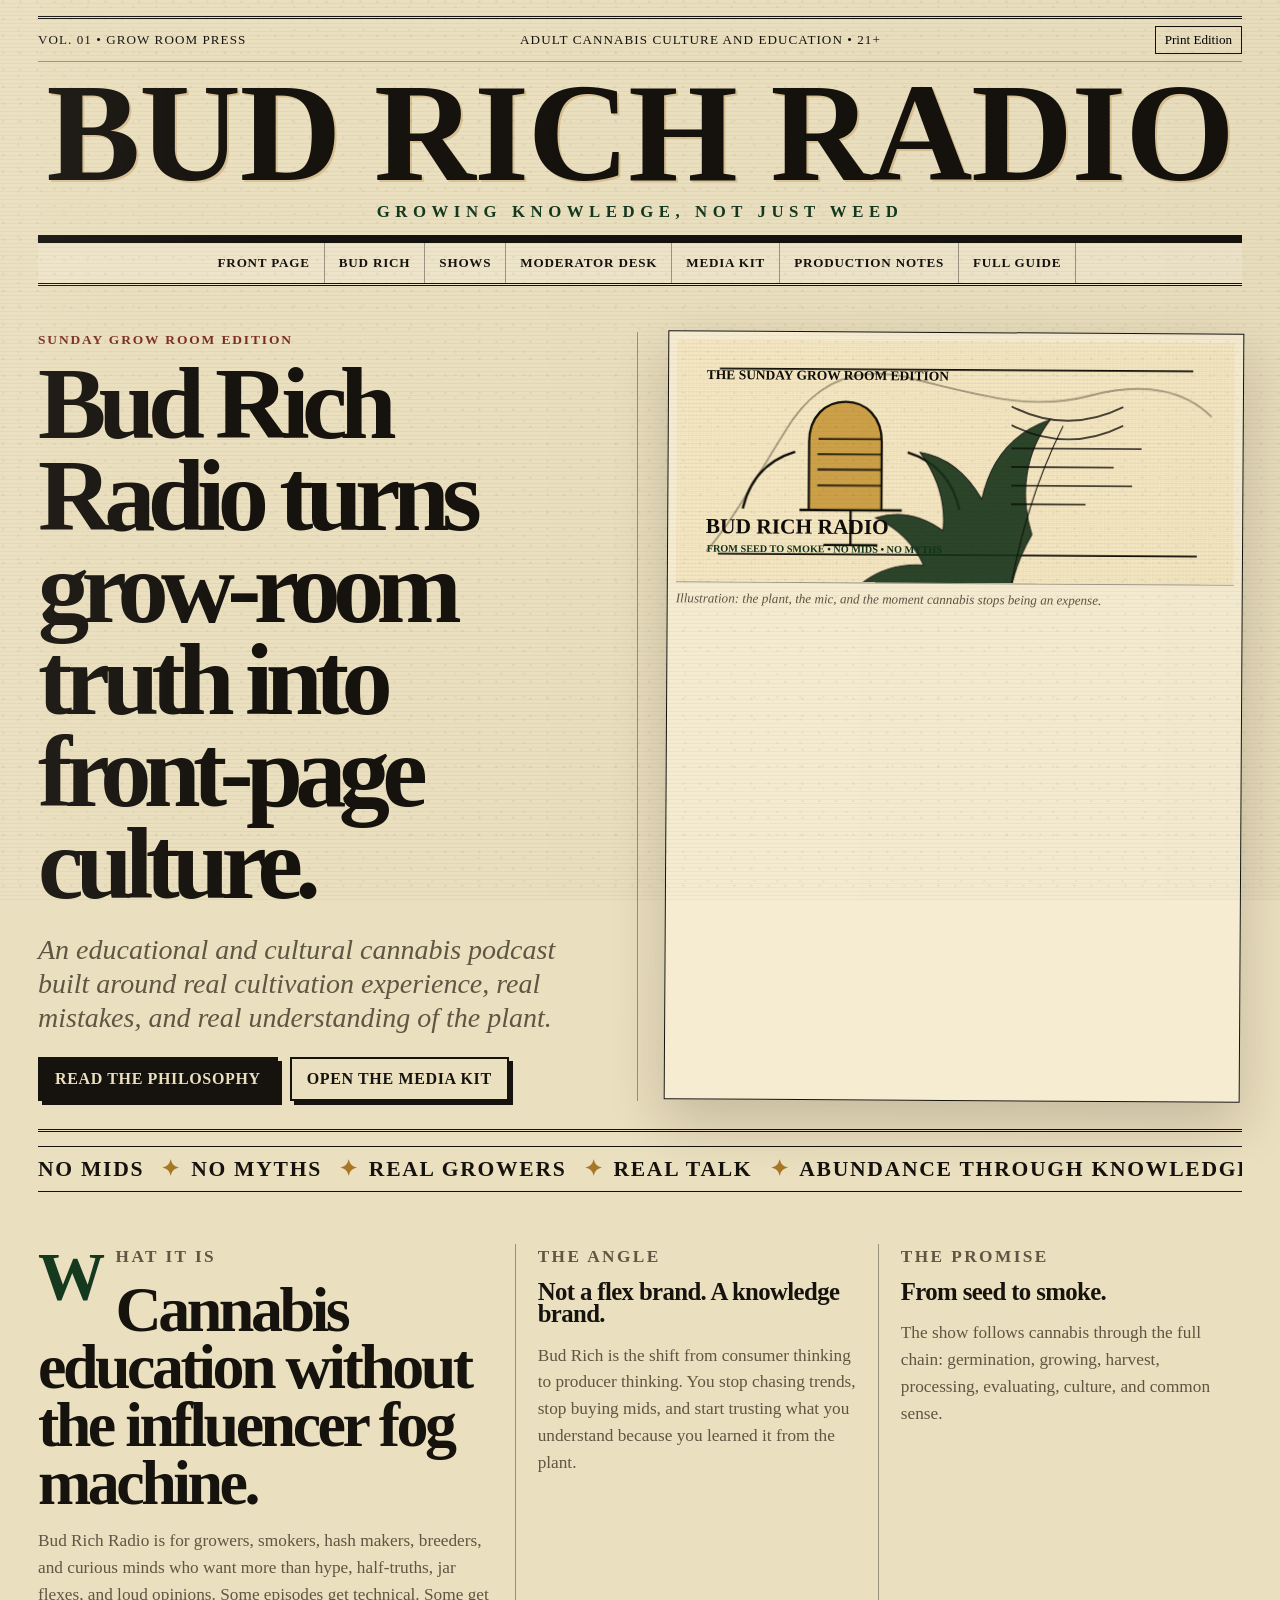
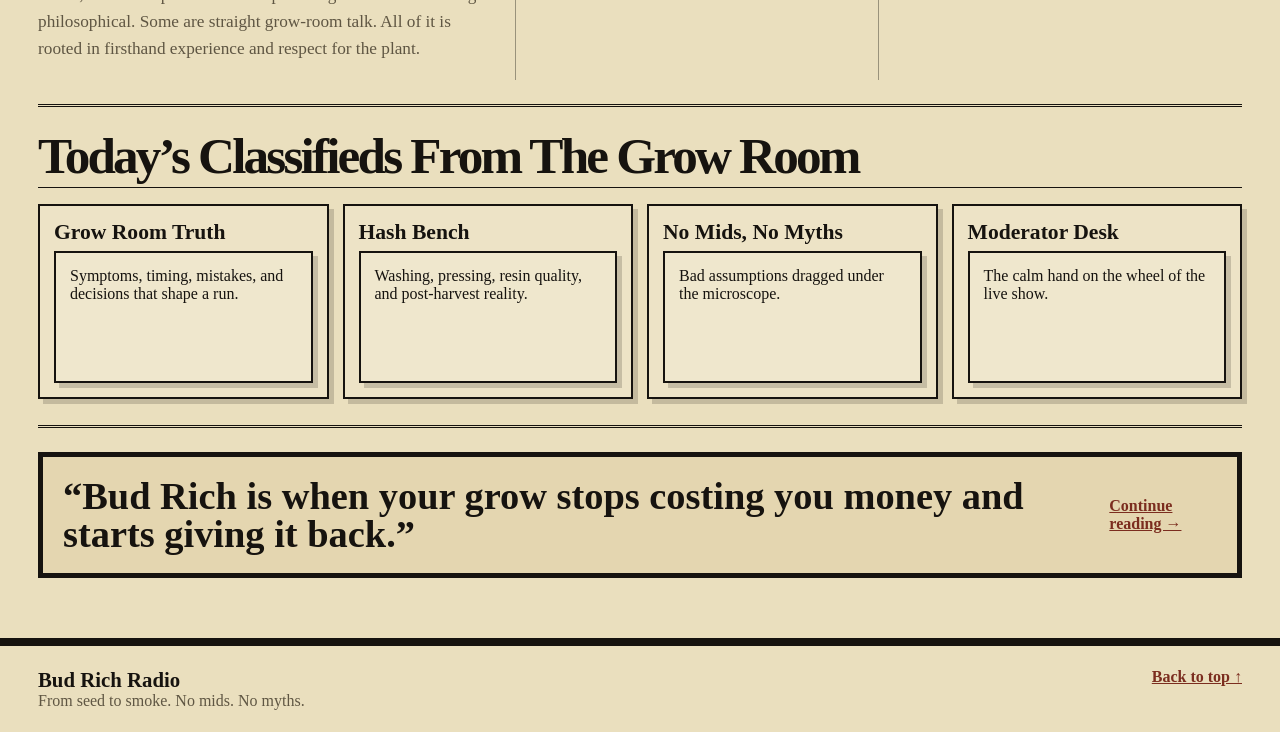
<file: index.html>
<!doctype html><html lang="en"><head><meta charset="utf-8"><meta name="viewport" content="width=device-width, initial-scale=1"><meta name="description" content="Bud Rich Radio front page newspaper-style cannabis podcast website."><title>Front Page | Bud Rich Radio</title><link rel="stylesheet" href="styles.css"></head><body class="front"><div class="paper-grain" aria-hidden="true"></div><header class="paper-top" id="top">
  <div class="utility-bar"><span>Vol. 01 • Grow Room Press</span><span>Adult cannabis culture and education • 21+</span><button class="print-btn" type="button">Print Edition</button></div>
  <a class="masthead" href="index.html" aria-label="Bud Rich Radio home"><span>Bud Rich Radio</span><small>Growing knowledge, not just weed</small></a>
  <nav class="nav"><a href="index.html">Front Page</a><a href="bud-rich.html">Bud Rich</a><a href="shows.html">Shows</a><a href="moderator.html">Moderator Desk</a><a href="media-kit.html">Media Kit</a><a href="production.html">Production Notes</a><a href="full-guide.html">Full Guide</a></nav>
</header><main>
<section class="front-page hero-grid">
  <article class="lead-story">
    <p class="kicker">Sunday Grow Room Edition</p>
    <h1>Bud Rich Radio turns grow-room truth into front-page culture.</h1>
    <p class="deck">An educational and cultural cannabis podcast built around real cultivation experience, real mistakes, and real understanding of the plant.</p>
    <div class="button-row"><a class="button ink" href="bud-rich.html">Read the Philosophy</a><a class="button ghost" href="media-kit.html">Open the Media Kit</a></div>
  </article>
  <aside class="hero-art"><img src="assets/masthead-press.svg" alt="Vintage newspaper illustration of a radio microphone, cannabis plants, jars, and broadcast waves"><div class="caption">Illustration: the plant, the mic, and the moment cannabis stops being an expense.</div></aside>
</section>
<section class="ticker"><span>NO MIDS</span><span>NO MYTHS</span><span>REAL GROWERS</span><span>REAL TALK</span><span>ABUNDANCE THROUGH KNOWLEDGE</span><span>GROW SMARTER</span><span>SMOKE BETTER</span></section>
<section class="newspaper-columns">
  <article class="column-story big"><p class="kicker">What it is</p><h2>Cannabis education without the influencer fog machine.</h2><p>Bud Rich Radio is for growers, smokers, hash makers, breeders, and curious minds who want more than hype, half-truths, jar flexes, and loud opinions. Some episodes get technical. Some get philosophical. Some are straight grow-room talk. All of it is rooted in firsthand experience and respect for the plant.</p></article>
  <article class="column-story"><p class="kicker">The angle</p><h3>Not a flex brand. A knowledge brand.</h3><p>Bud Rich is the shift from consumer thinking to producer thinking. You stop chasing trends, stop buying mids, and start trusting what you understand because you learned it from the plant.</p></article>
  <article class="column-story"><p class="kicker">The promise</p><h3>From seed to smoke.</h3><p>The show follows cannabis through the full chain: germination, growing, harvest, processing, evaluating, culture, and common sense.</p></article>
</section>
<section class="classifieds">
  <h2>Today’s Classifieds From The Grow Room</h2>
  <div class="classified-grid">
    <a href="shows.html"><b>Grow Room Truth</b><span>Symptoms, timing, mistakes, and decisions that shape a run.</span></a>
    <a href="shows.html"><b>Hash Bench</b><span>Washing, pressing, resin quality, and post-harvest reality.</span></a>
    <a href="shows.html"><b>No Mids, No Myths</b><span>Bad assumptions dragged under the microscope.</span></a>
    <a href="moderator.html"><b>Moderator Desk</b><span>The calm hand on the wheel of the live show.</span></a>
  </div>
</section>
<section class="quote-strip"><blockquote>“Bud Rich is when your grow stops costing you money and starts giving it back.”</blockquote><a href="bud-rich.html">Continue reading →</a></section>
</main><footer class="paper-footer"><div><b>Bud Rich Radio</b><span>From seed to smoke. No mids. No myths.</span></div><a href="#top">Back to top ↑</a></footer><script src="script.js"></script></body></html>
</file>
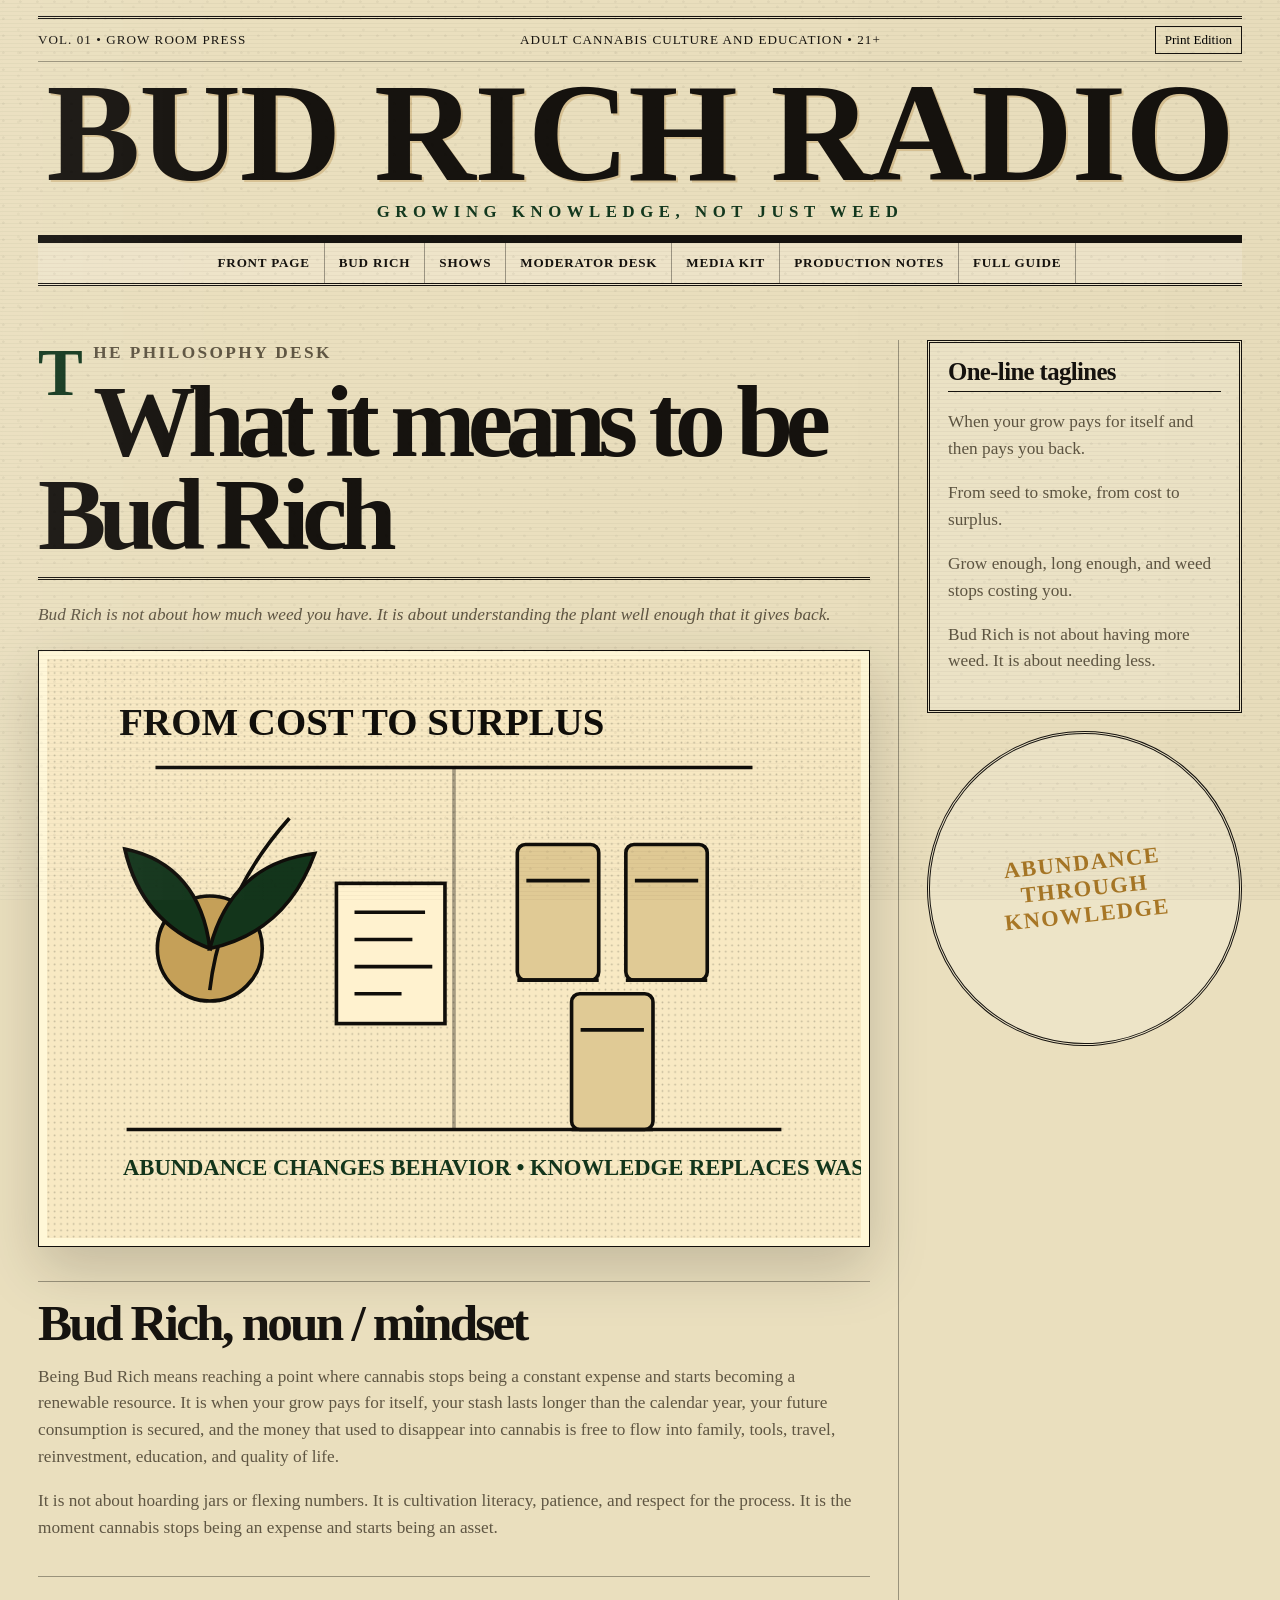
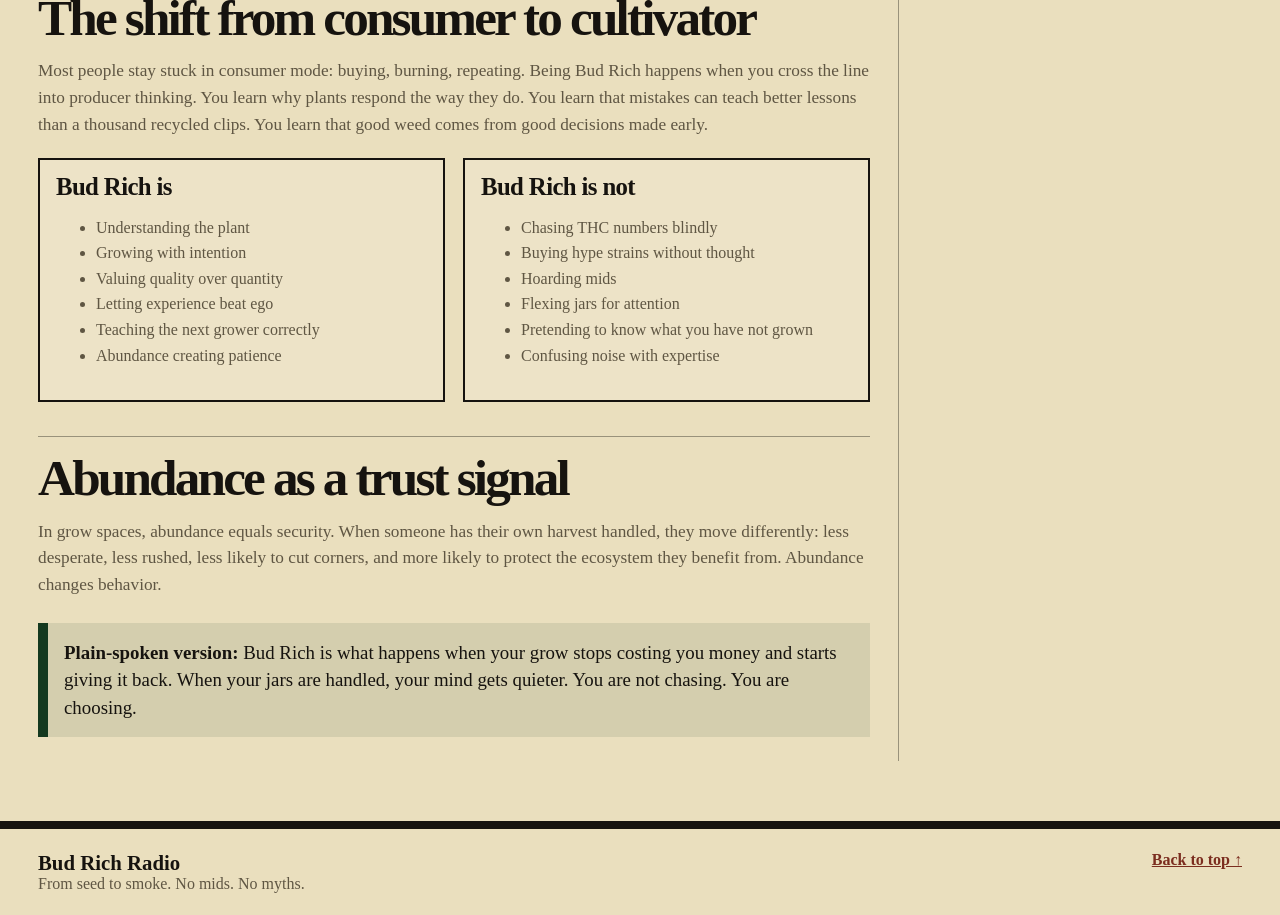
<file: bud-rich.html>
<!doctype html><html lang="en"><head><meta charset="utf-8"><meta name="viewport" content="width=device-width, initial-scale=1"><meta name="description" content="The full Bud Rich Radio philosophy."><title>What It Means To Be Bud Rich | Bud Rich Radio</title><link rel="stylesheet" href="styles.css"></head><body class=""><div class="paper-grain" aria-hidden="true"></div><header class="paper-top" id="top">
  <div class="utility-bar"><span>Vol. 01 • Grow Room Press</span><span>Adult cannabis culture and education • 21+</span><button class="print-btn" type="button">Print Edition</button></div>
  <a class="masthead" href="index.html" aria-label="Bud Rich Radio home"><span>Bud Rich Radio</span><small>Growing knowledge, not just weed</small></a>
  <nav class="nav"><a href="index.html">Front Page</a><a href="bud-rich.html">Bud Rich</a><a href="shows.html">Shows</a><a href="moderator.html">Moderator Desk</a><a href="media-kit.html">Media Kit</a><a href="production.html">Production Notes</a><a href="full-guide.html">Full Guide</a></nav>
</header><main>
<section class="article-layout">
  <article class="feature-article">
    <p class="kicker">The Philosophy Desk</p><h1>What it means to be Bud Rich</h1><p class="deck">Bud Rich is not about how much weed you have. It is about understanding the plant well enough that it gives back.</p>
    <img class="article-image" src="assets/bud-rich-philosophy.svg" alt="Seed to surplus newspaper illustration">
    <h2>Bud Rich, noun / mindset</h2><p>Being Bud Rich means reaching a point where cannabis stops being a constant expense and starts becoming a renewable resource. It is when your grow pays for itself, your stash lasts longer than the calendar year, your future consumption is secured, and the money that used to disappear into cannabis is free to flow into family, tools, travel, reinvestment, education, and quality of life.</p>
    <p>It is not about hoarding jars or flexing numbers. It is cultivation literacy, patience, and respect for the process. It is the moment cannabis stops being an expense and starts being an asset.</p>
    <h2>The shift from consumer to cultivator</h2><p>Most people stay stuck in consumer mode: buying, burning, repeating. Being Bud Rich happens when you cross the line into producer thinking. You learn why plants respond the way they do. You learn that mistakes can teach better lessons than a thousand recycled clips. You learn that good weed comes from good decisions made early.</p>
    <div class="two-list"><div><h3>Bud Rich is</h3><ul><li>Understanding the plant</li><li>Growing with intention</li><li>Valuing quality over quantity</li><li>Letting experience beat ego</li><li>Teaching the next grower correctly</li><li>Abundance creating patience</li></ul></div><div><h3>Bud Rich is not</h3><ul><li>Chasing THC numbers blindly</li><li>Buying hype strains without thought</li><li>Hoarding mids</li><li>Flexing jars for attention</li><li>Pretending to know what you have not grown</li><li>Confusing noise with expertise</li></ul></div></div>
    <h2>Abundance as a trust signal</h2><p>In grow spaces, abundance equals security. When someone has their own harvest handled, they move differently: less desperate, less rushed, less likely to cut corners, and more likely to protect the ecosystem they benefit from. Abundance changes behavior.</p>
    <div class="callout"><b>Plain-spoken version:</b> Bud Rich is what happens when your grow stops costing you money and starts giving it back. When your jars are handled, your mind gets quieter. You are not chasing. You are choosing.</div>
  </article>
  <aside class="sidebar"><div class="ad-box"><h3>One-line taglines</h3><p>When your grow pays for itself and then pays you back.</p><p>From seed to smoke, from cost to surplus.</p><p>Grow enough, long enough, and weed stops costing you.</p><p>Bud Rich is not about having more weed. It is about needing less.</p></div><div class="ad-box stamp-box">ABUNDANCE<br>THROUGH<br>KNOWLEDGE</div></aside>
</section>
</main><footer class="paper-footer"><div><b>Bud Rich Radio</b><span>From seed to smoke. No mids. No myths.</span></div><a href="#top">Back to top ↑</a></footer><script src="script.js"></script></body></html>
</file>
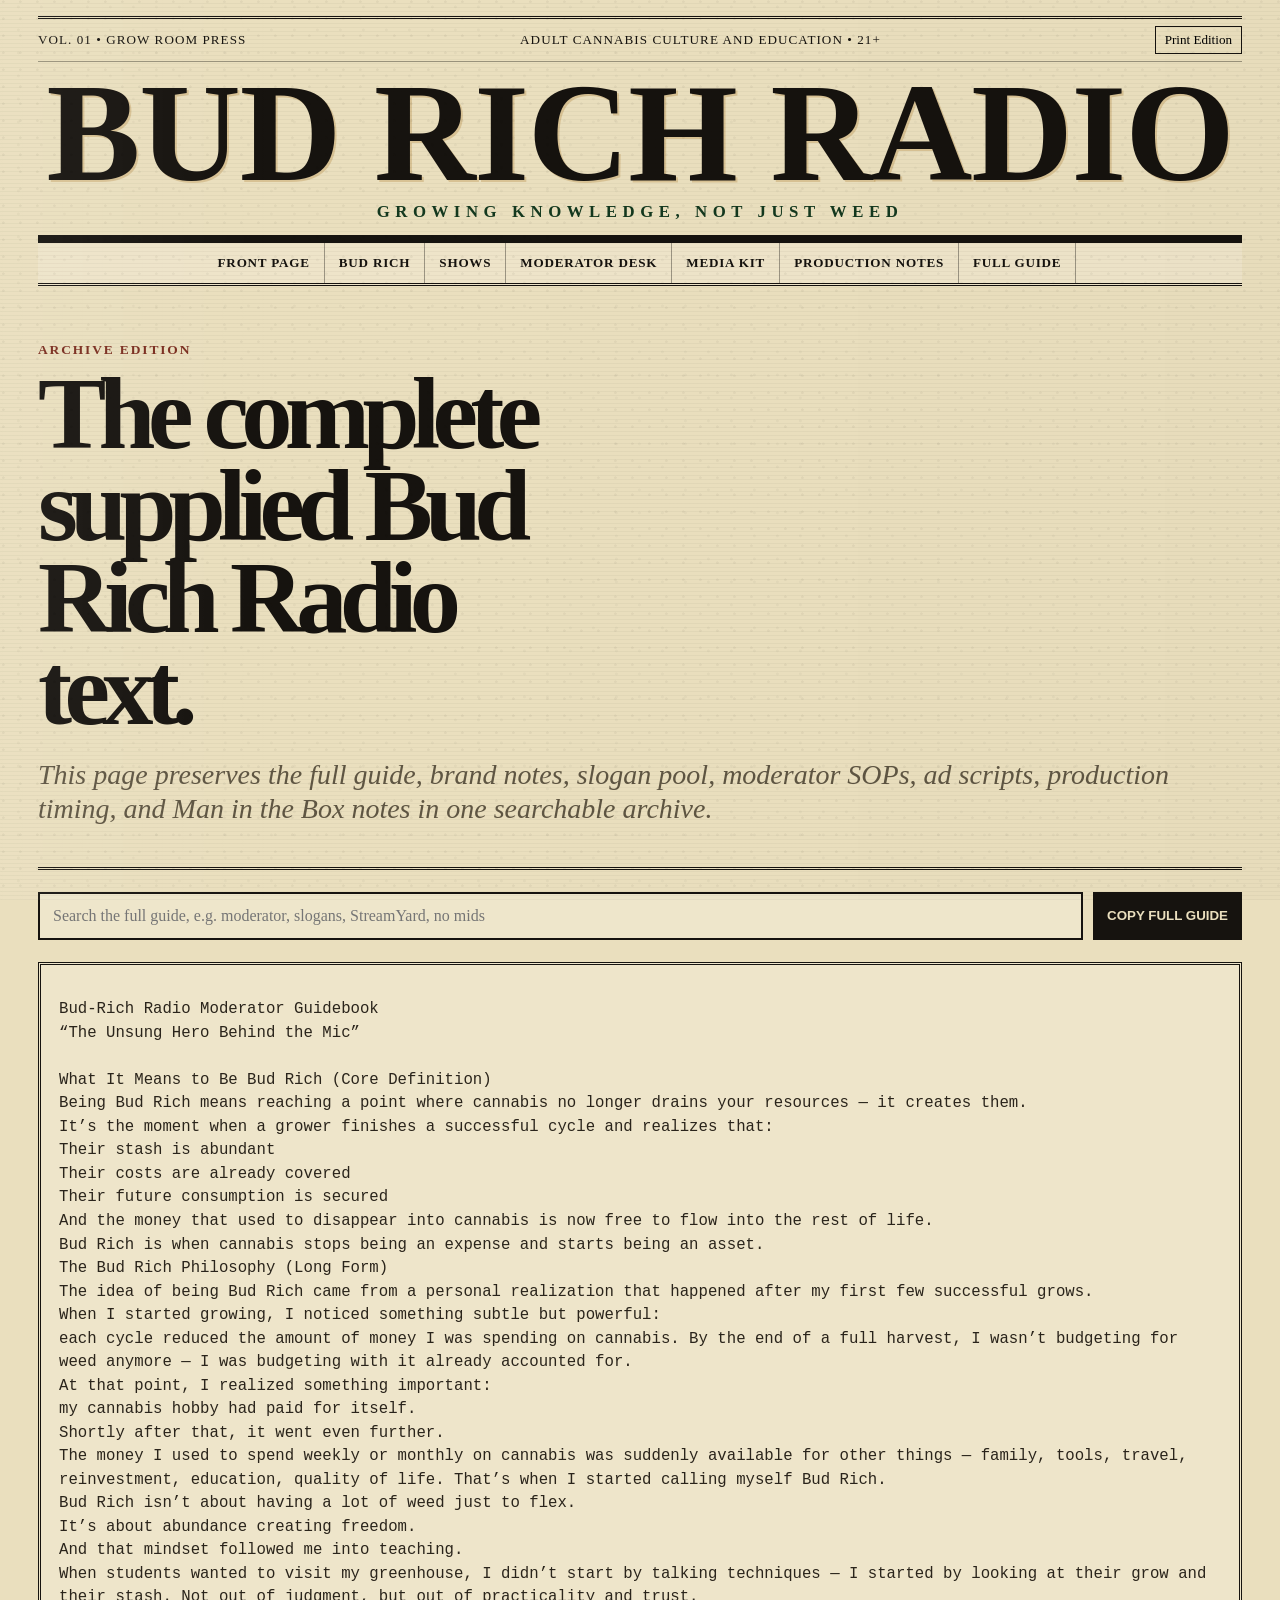
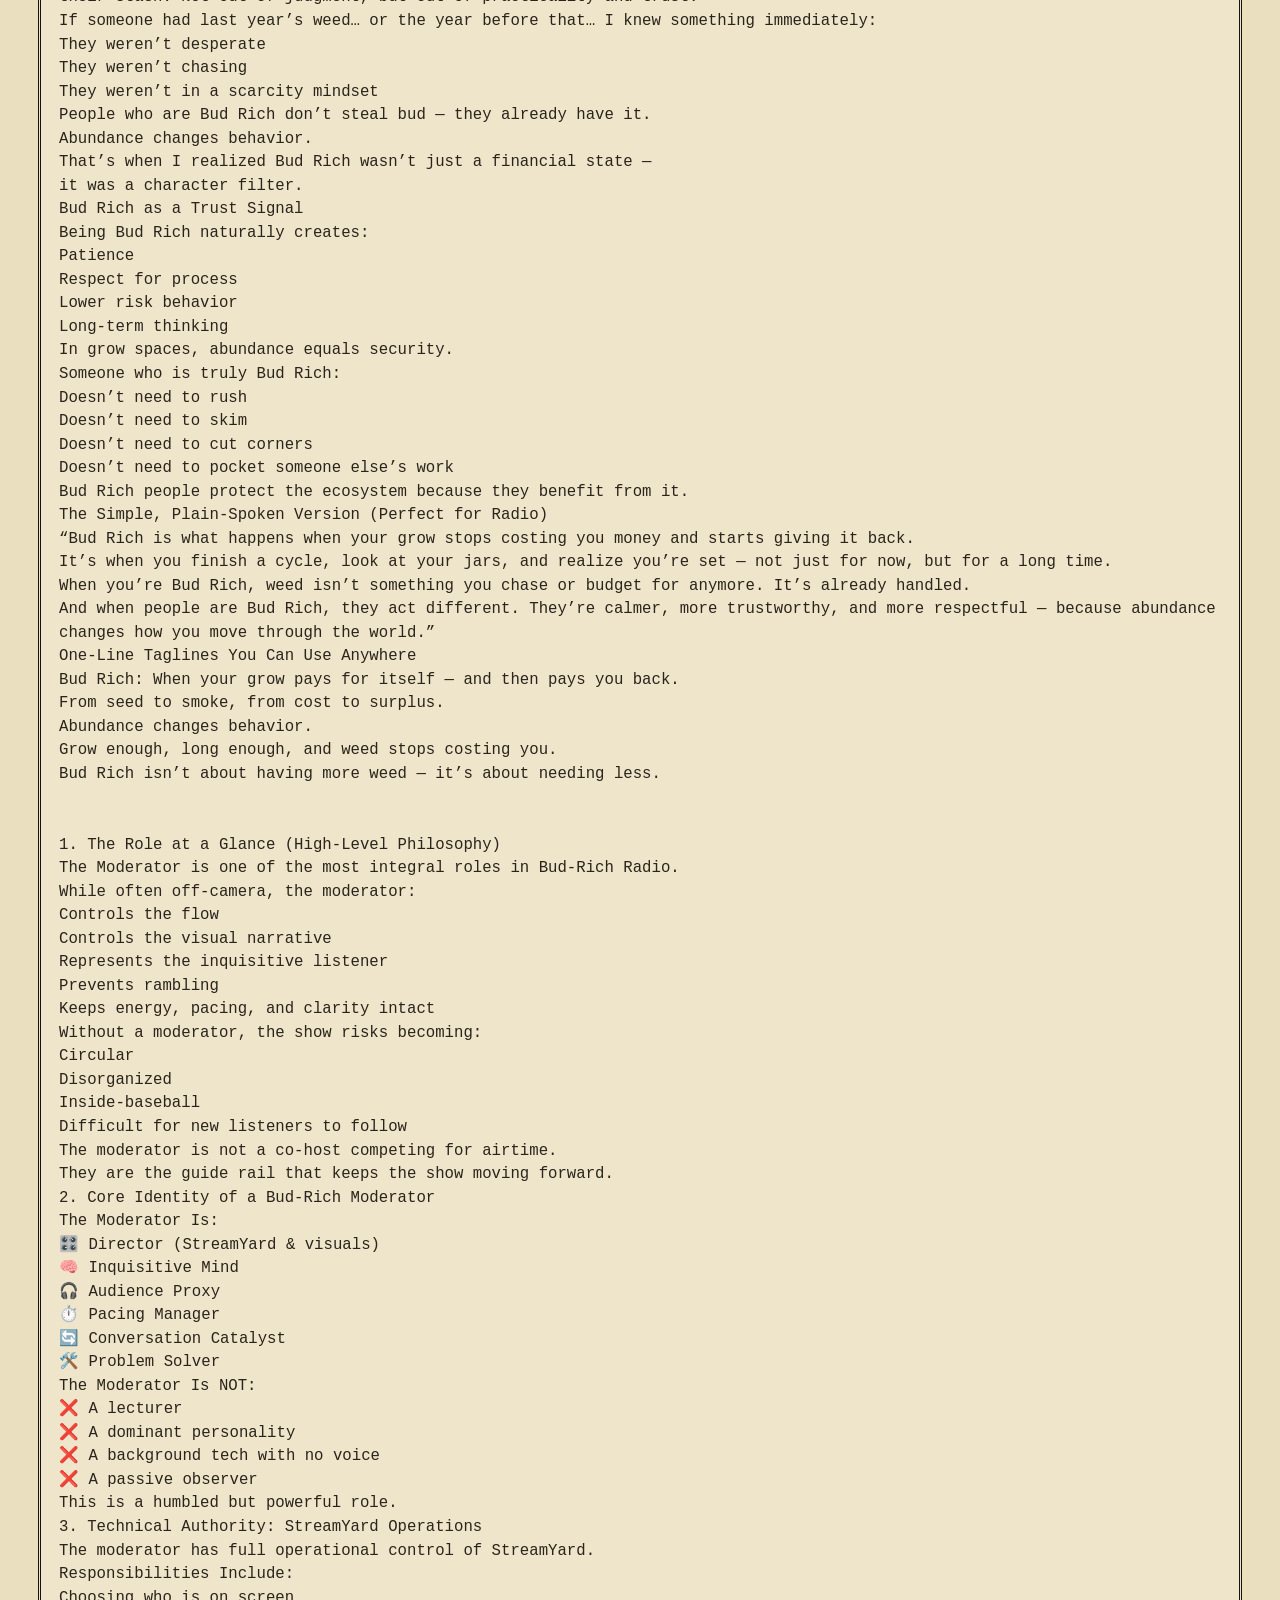
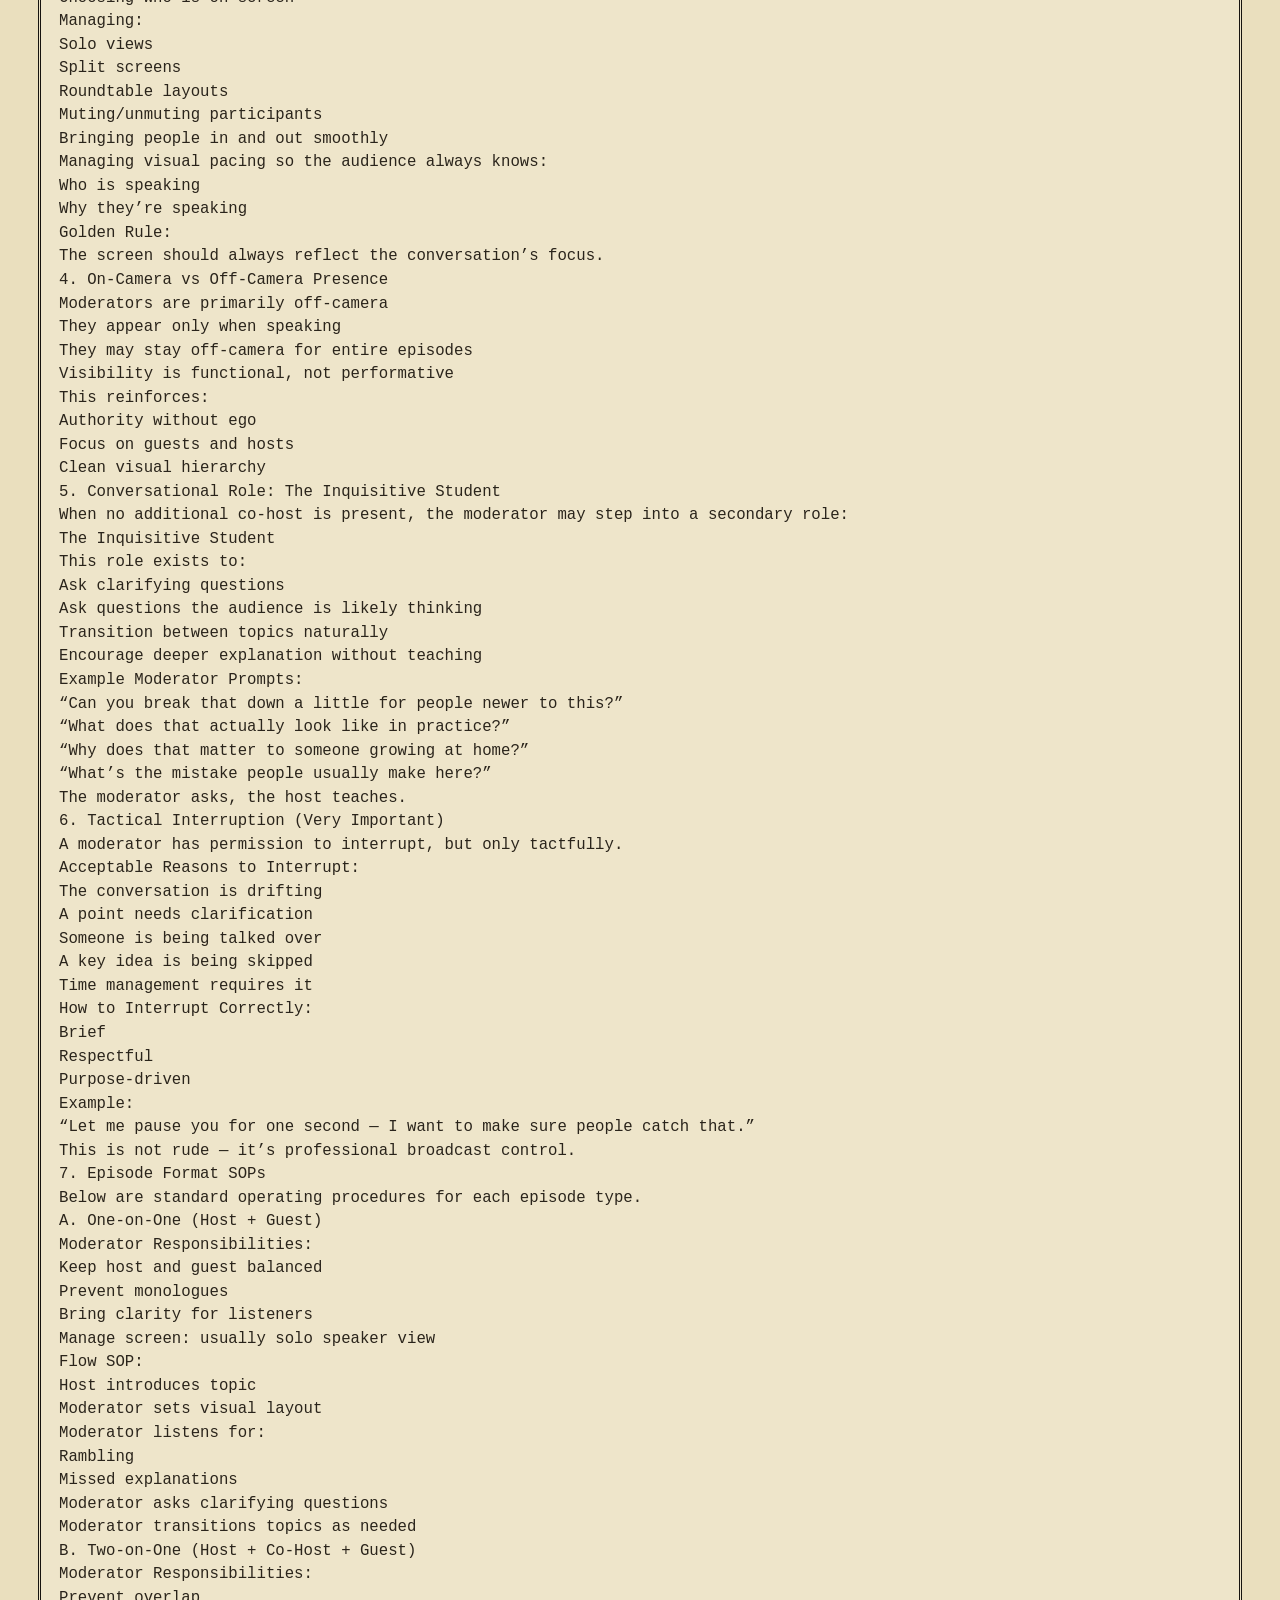
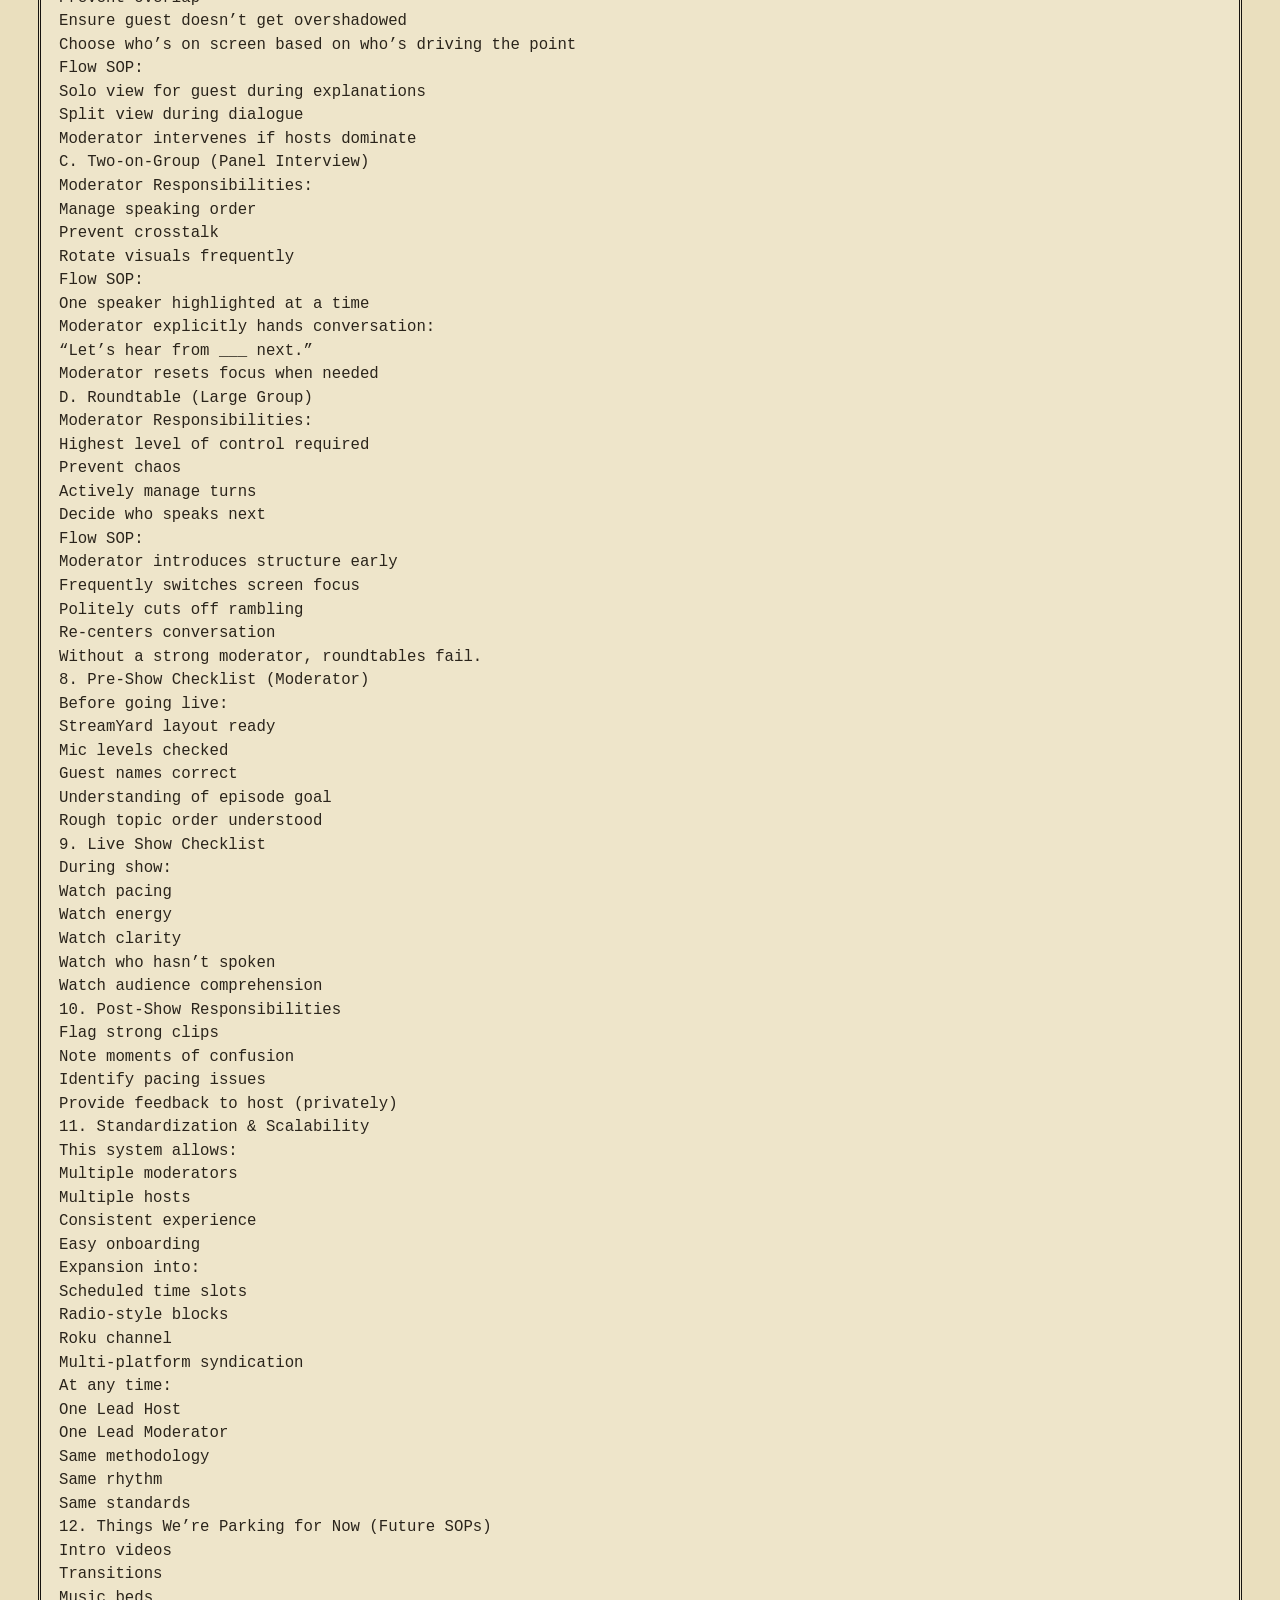
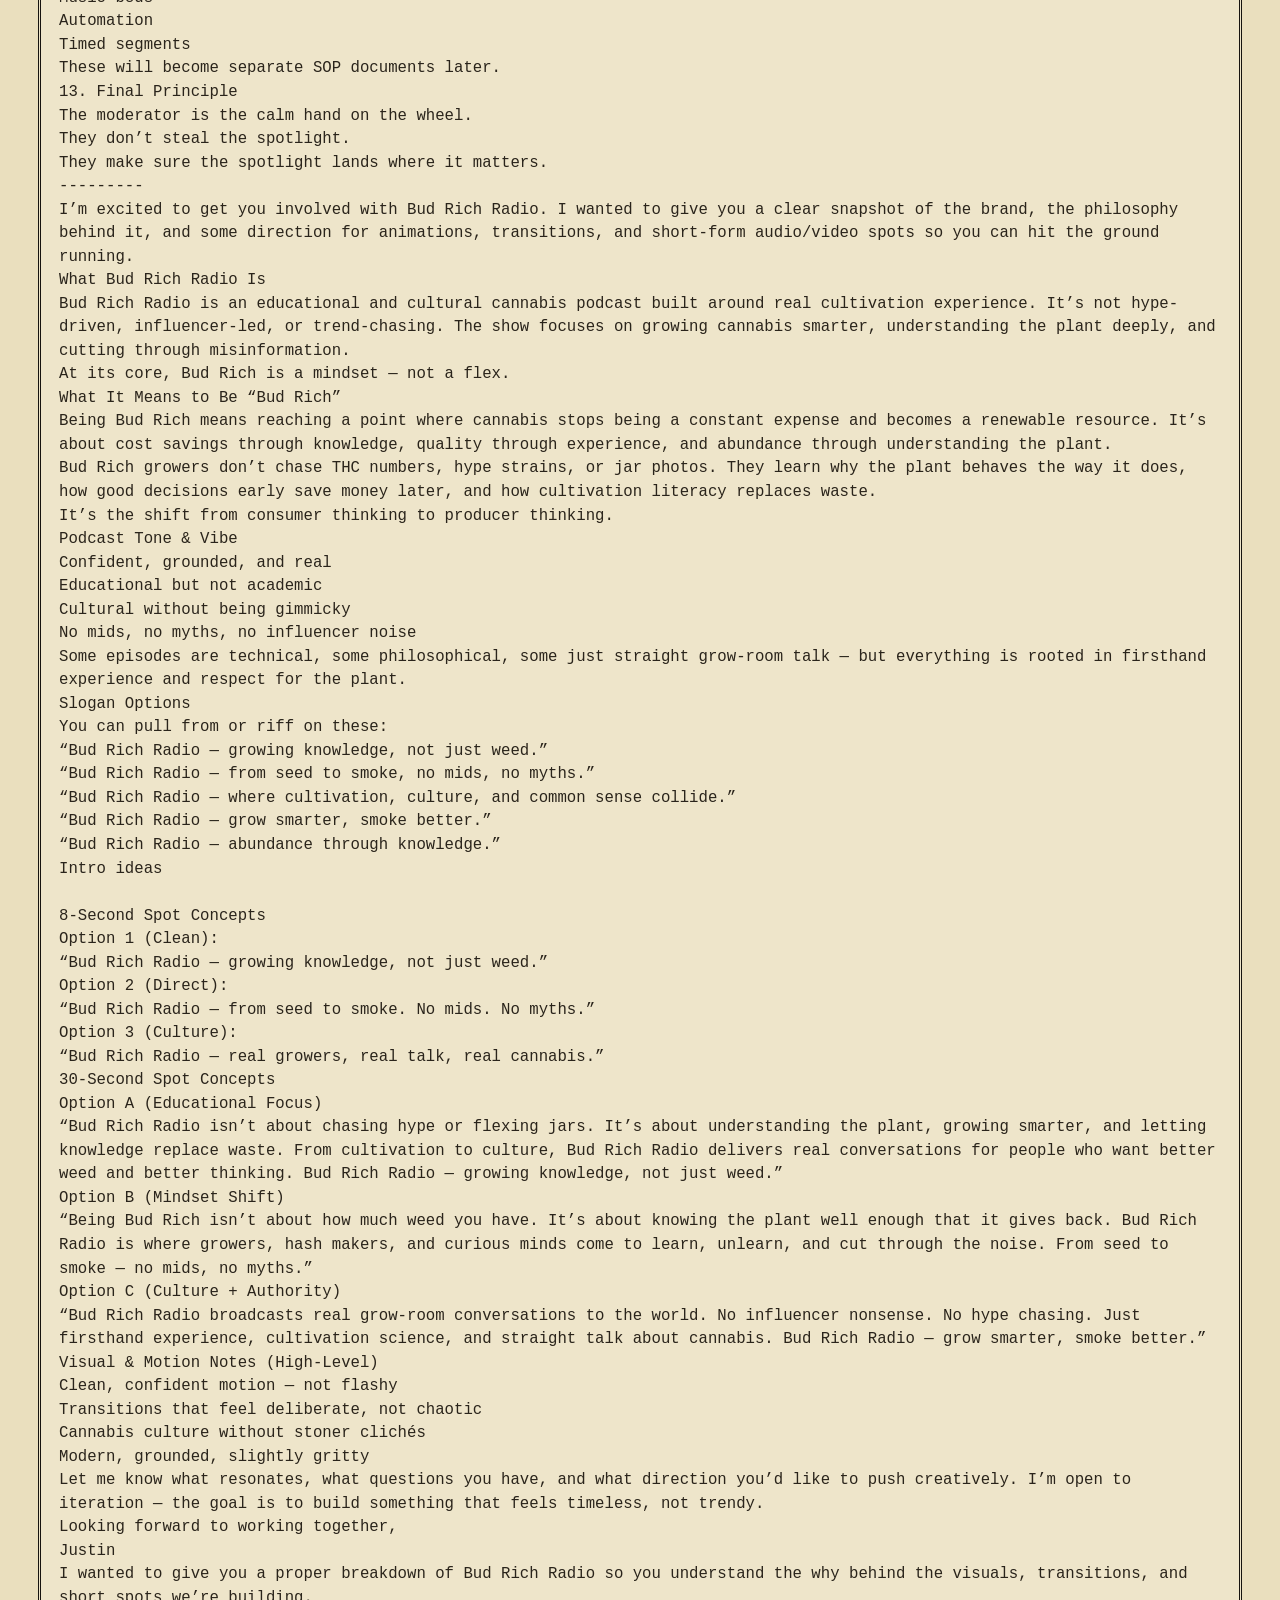
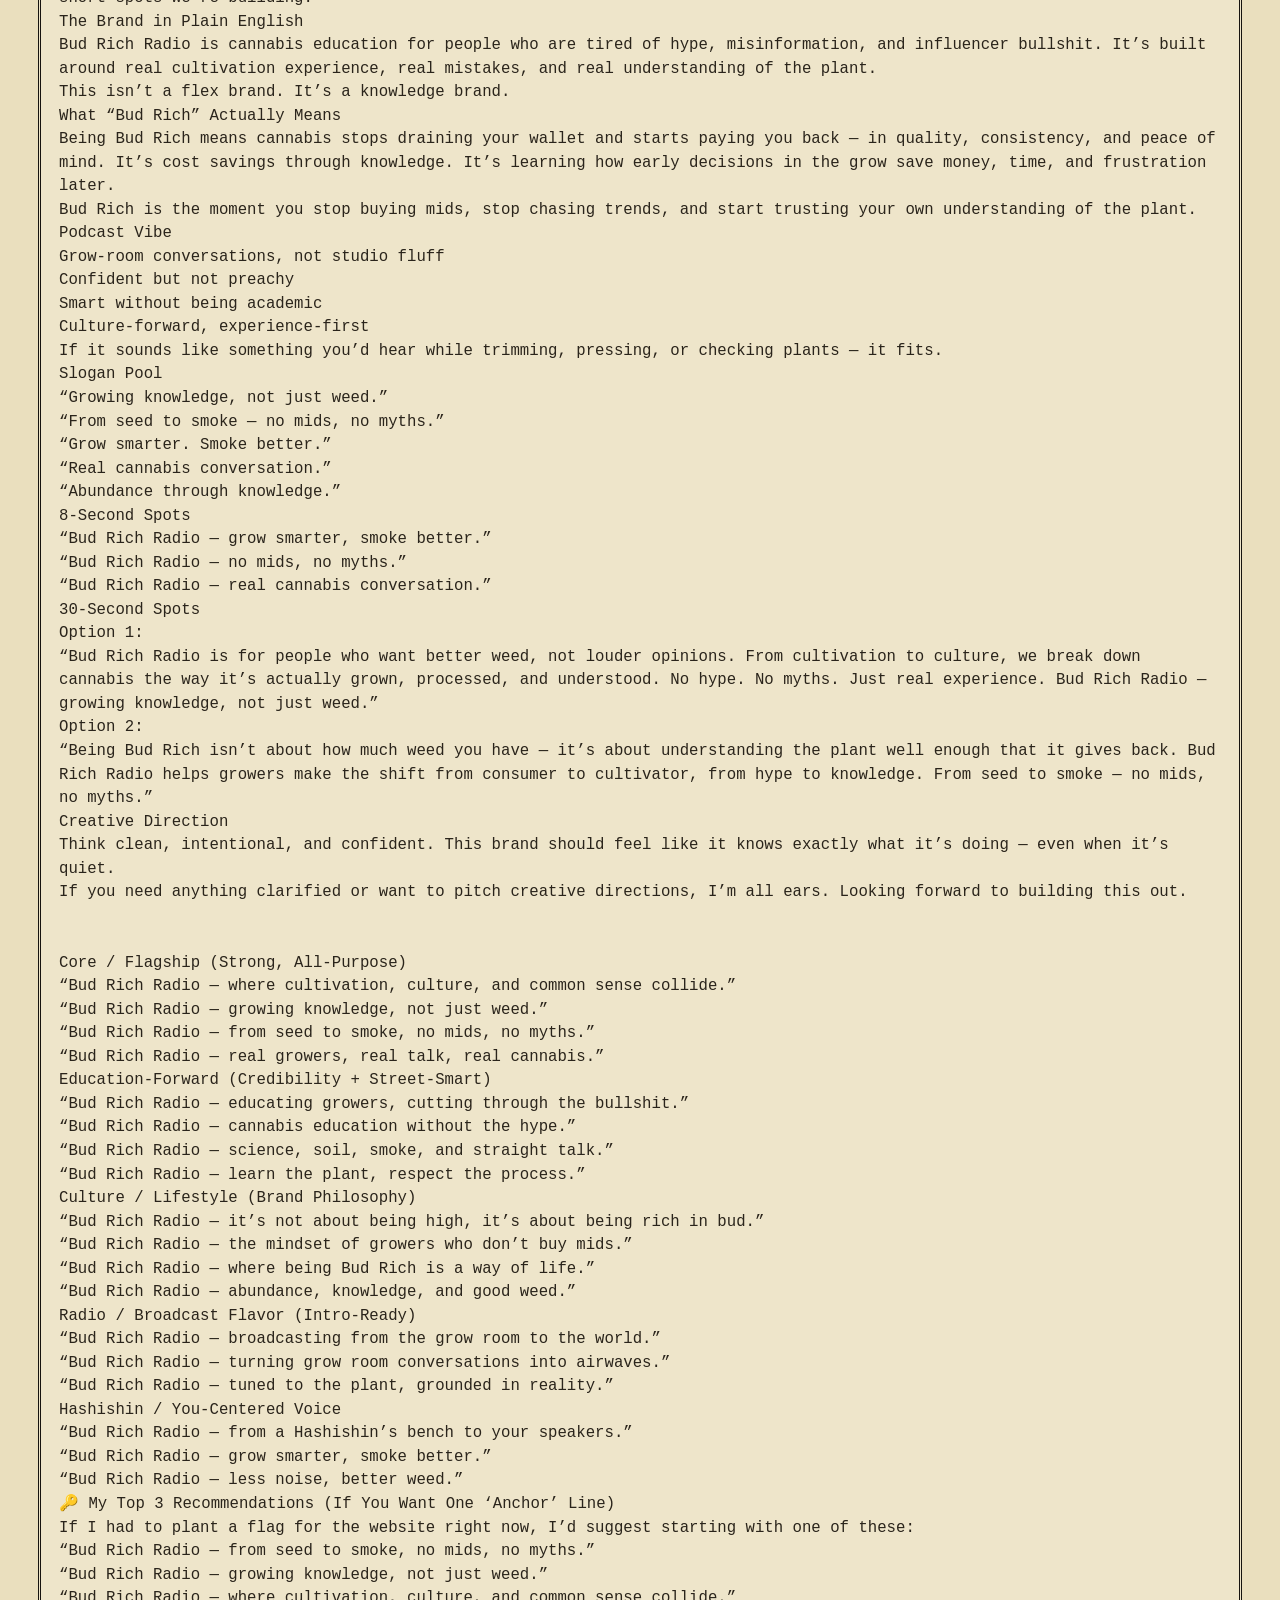
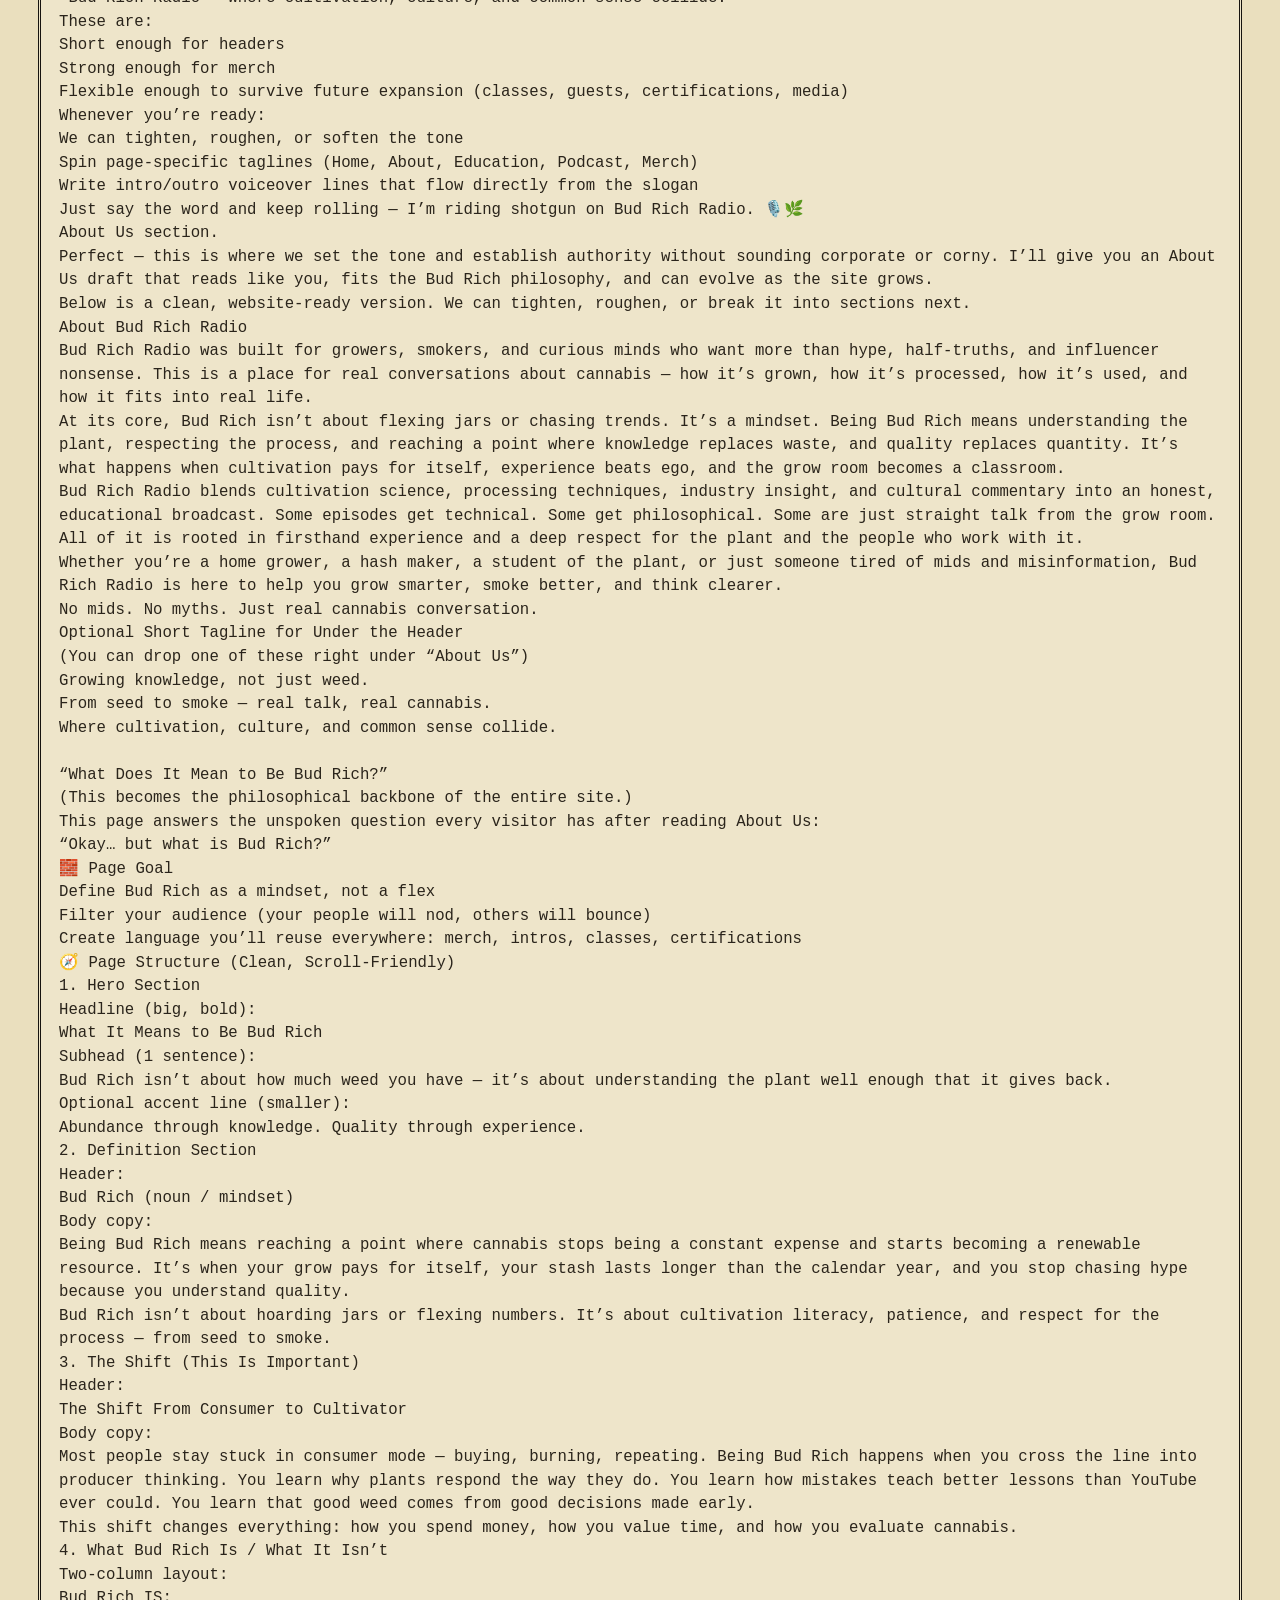
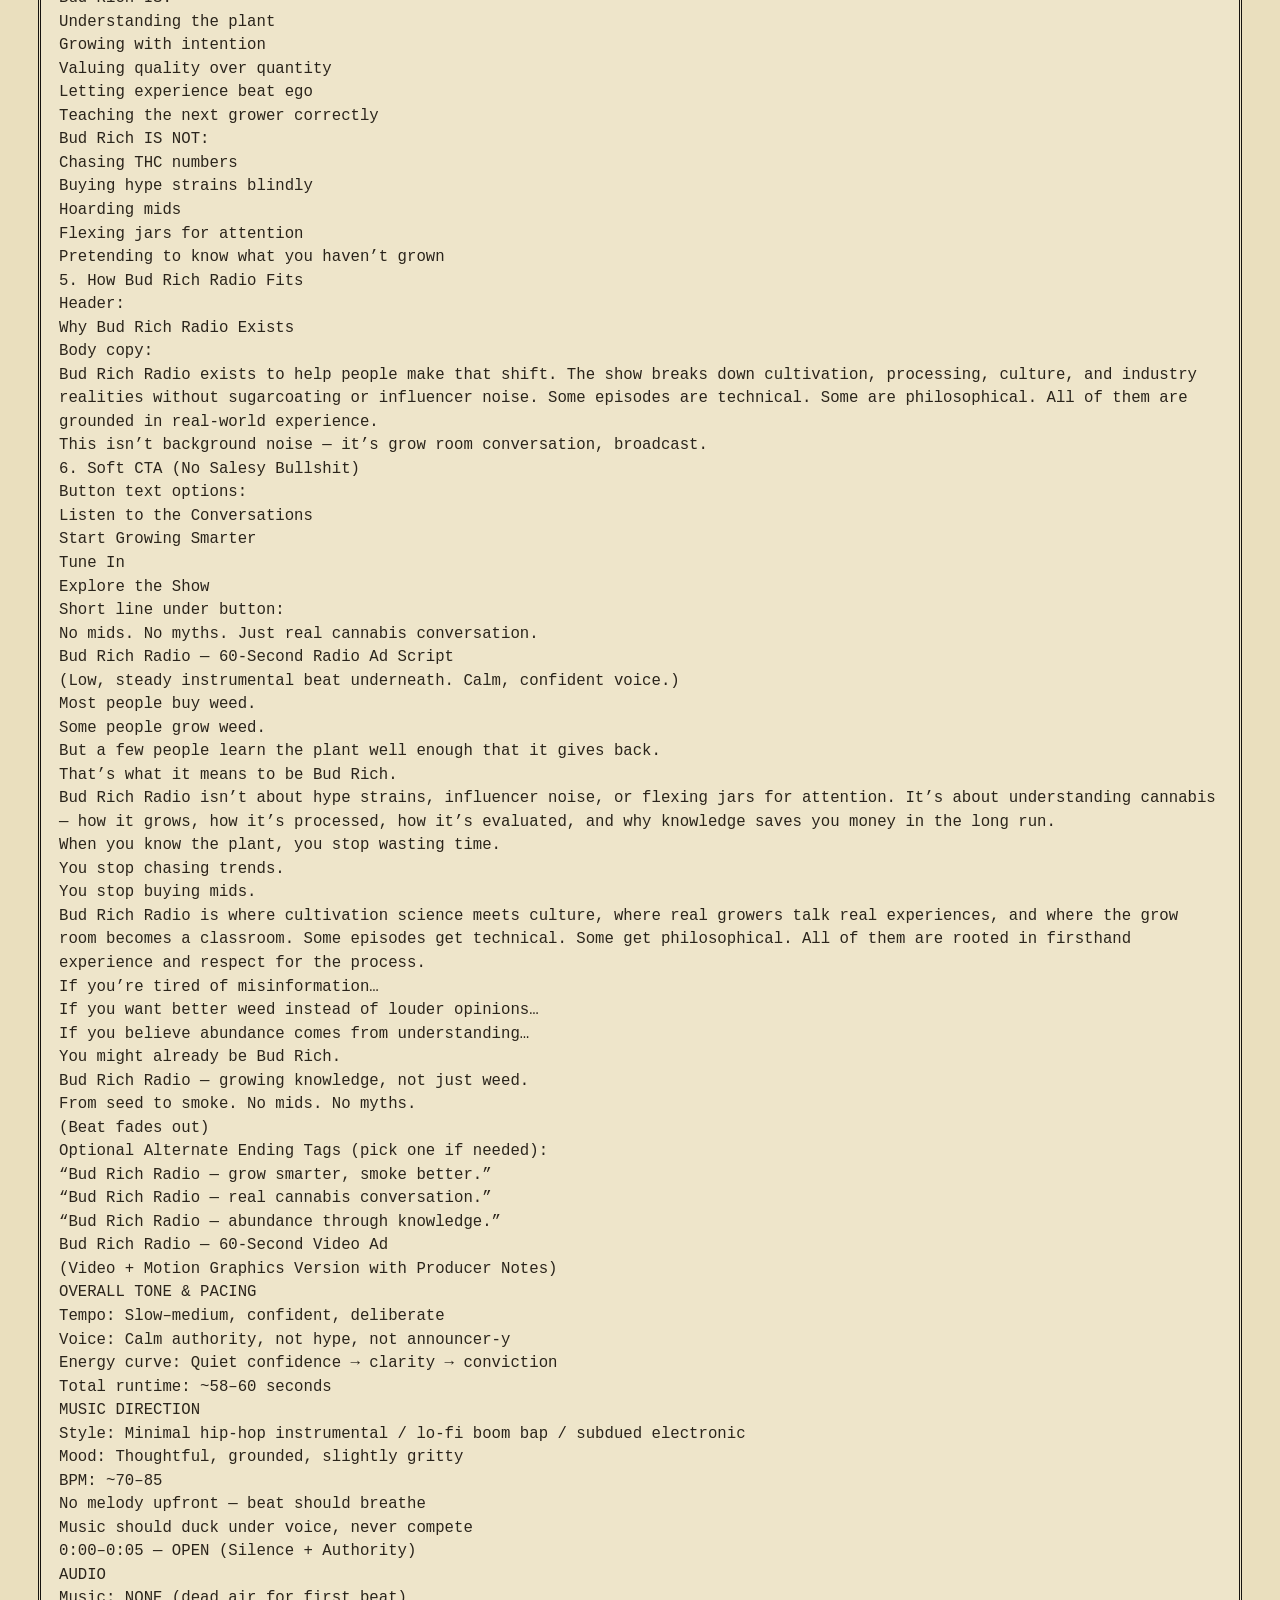
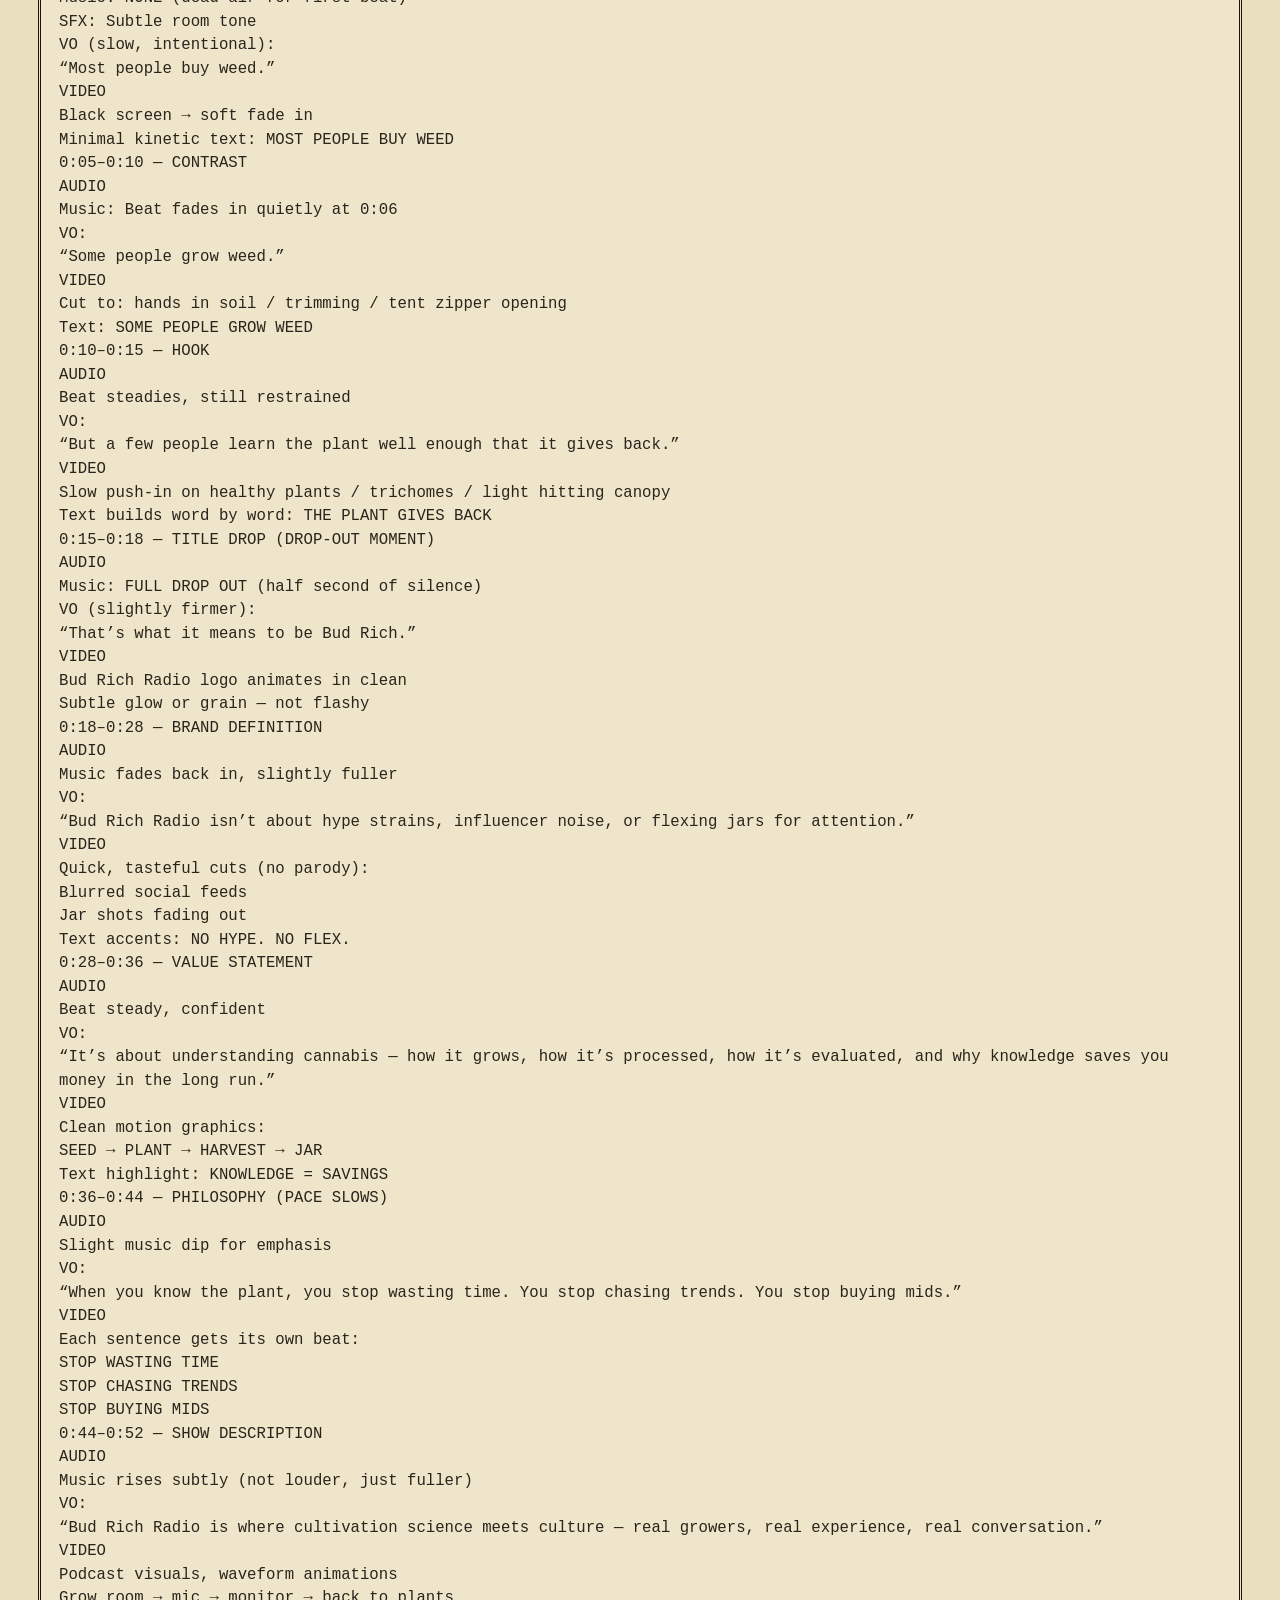
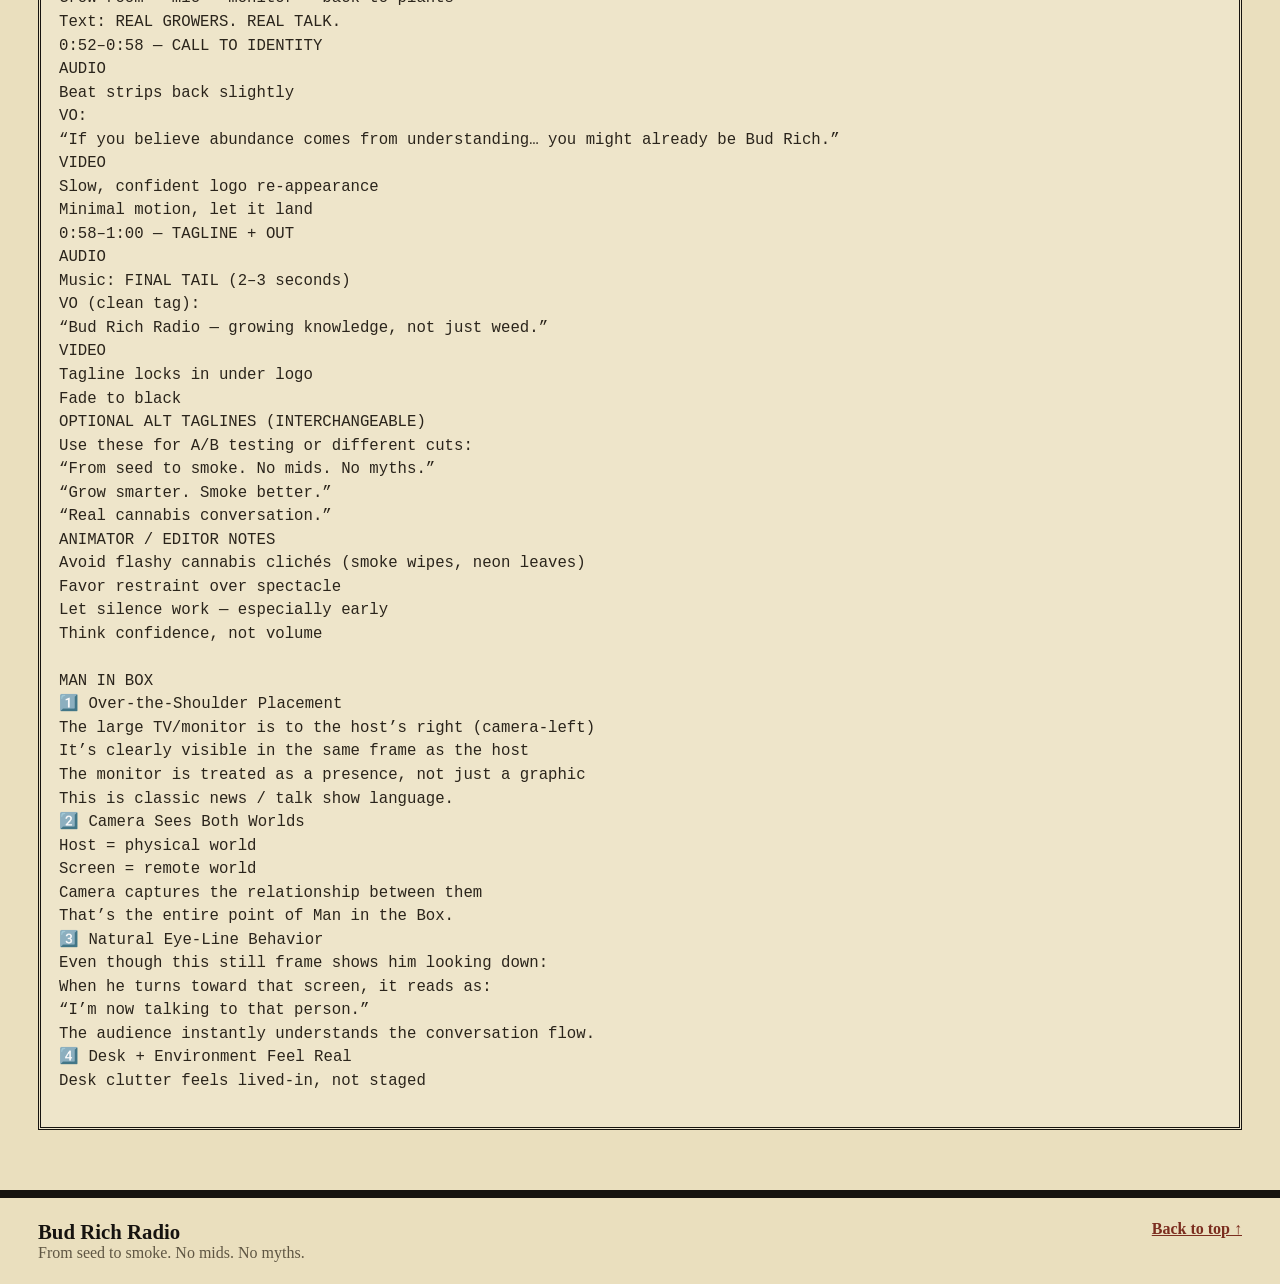
<file: full-guide.html>
<!doctype html><html lang="en"><head><meta charset="utf-8"><meta name="viewport" content="width=device-width, initial-scale=1"><meta name="description" content="Complete Bud Rich Radio source text archive."><title>Full Guide | Bud Rich Radio</title><link rel="stylesheet" href="styles.css"></head><body class=""><div class="paper-grain" aria-hidden="true"></div><header class="paper-top" id="top">
  <div class="utility-bar"><span>Vol. 01 • Grow Room Press</span><span>Adult cannabis culture and education • 21+</span><button class="print-btn" type="button">Print Edition</button></div>
  <a class="masthead" href="index.html" aria-label="Bud Rich Radio home"><span>Bud Rich Radio</span><small>Growing knowledge, not just weed</small></a>
  <nav class="nav"><a href="index.html">Front Page</a><a href="bud-rich.html">Bud Rich</a><a href="shows.html">Shows</a><a href="moderator.html">Moderator Desk</a><a href="media-kit.html">Media Kit</a><a href="production.html">Production Notes</a><a href="full-guide.html">Full Guide</a></nav>
</header><main>
<section class="section-head"><p class="kicker">Archive Edition</p><h1>The complete supplied Bud Rich Radio text.</h1><p class="deck">This page preserves the full guide, brand notes, slogan pool, moderator SOPs, ad scripts, production timing, and Man in the Box notes in one searchable archive.</p></section>
<section class="archive-tools"><input id="archiveSearch" type="search" placeholder="Search the full guide, e.g. moderator, slogans, StreamYard, no mids"><button data-copy-target="fullText">Copy full guide</button></section>
<article class="full-archive" id="fullText"><pre>Bud-Rich Radio Moderator Guidebook
“The Unsung Hero Behind the Mic”

What It Means to Be Bud Rich (Core Definition)
Being Bud Rich means reaching a point where cannabis no longer drains your resources — it creates them.
It’s the moment when a grower finishes a successful cycle and realizes that:
Their stash is abundant
Their costs are already covered
Their future consumption is secured
And the money that used to disappear into cannabis is now free to flow into the rest of life.
Bud Rich is when cannabis stops being an expense and starts being an asset.
The Bud Rich Philosophy (Long Form)
The idea of being Bud Rich came from a personal realization that happened after my first few successful grows.
When I started growing, I noticed something subtle but powerful:
each cycle reduced the amount of money I was spending on cannabis. By the end of a full harvest, I wasn’t budgeting for weed anymore — I was budgeting with it already accounted for.
At that point, I realized something important:
my cannabis hobby had paid for itself.
Shortly after that, it went even further.
The money I used to spend weekly or monthly on cannabis was suddenly available for other things — family, tools, travel, reinvestment, education, quality of life. That’s when I started calling myself Bud Rich.
Bud Rich isn’t about having a lot of weed just to flex.
It’s about abundance creating freedom.
And that mindset followed me into teaching.
When students wanted to visit my greenhouse, I didn’t start by talking techniques — I started by looking at their grow and their stash. Not out of judgment, but out of practicality and trust.
If someone had last year’s weed… or the year before that… I knew something immediately:
They weren’t desperate
They weren’t chasing
They weren’t in a scarcity mindset
People who are Bud Rich don’t steal bud — they already have it.
Abundance changes behavior.
That’s when I realized Bud Rich wasn’t just a financial state —
it was a character filter.
Bud Rich as a Trust Signal
Being Bud Rich naturally creates:
Patience
Respect for process
Lower risk behavior
Long-term thinking
In grow spaces, abundance equals security.
Someone who is truly Bud Rich:
Doesn’t need to rush
Doesn’t need to skim
Doesn’t need to cut corners
Doesn’t need to pocket someone else’s work
Bud Rich people protect the ecosystem because they benefit from it.
The Simple, Plain-Spoken Version (Perfect for Radio)
“Bud Rich is what happens when your grow stops costing you money and starts giving it back.
It’s when you finish a cycle, look at your jars, and realize you’re set — not just for now, but for a long time.
When you’re Bud Rich, weed isn’t something you chase or budget for anymore. It’s already handled.
And when people are Bud Rich, they act different. They’re calmer, more trustworthy, and more respectful — because abundance changes how you move through the world.”
One-Line Taglines You Can Use Anywhere
Bud Rich: When your grow pays for itself — and then pays you back.
From seed to smoke, from cost to surplus.
Abundance changes behavior.
Grow enough, long enough, and weed stops costing you.
Bud Rich isn’t about having more weed — it’s about needing less.


1. The Role at a Glance (High-Level Philosophy)
The Moderator is one of the most integral roles in Bud-Rich Radio.
While often off-camera, the moderator:
Controls the flow
Controls the visual narrative
Represents the inquisitive listener
Prevents rambling
Keeps energy, pacing, and clarity intact
Without a moderator, the show risks becoming:
Circular
Disorganized
Inside-baseball
Difficult for new listeners to follow
The moderator is not a co-host competing for airtime.
They are the guide rail that keeps the show moving forward.
2. Core Identity of a Bud-Rich Moderator
The Moderator Is:
🎛️ Director (StreamYard &amp; visuals)
🧠 Inquisitive Mind
🎧 Audience Proxy
⏱️ Pacing Manager
🔄 Conversation Catalyst
🛠️ Problem Solver
The Moderator Is NOT:
❌ A lecturer
❌ A dominant personality
❌ A background tech with no voice
❌ A passive observer
This is a humbled but powerful role.
3. Technical Authority: StreamYard Operations
The moderator has full operational control of StreamYard.
Responsibilities Include:
Choosing who is on screen
Managing:
Solo views
Split screens
Roundtable layouts
Muting/unmuting participants
Bringing people in and out smoothly
Managing visual pacing so the audience always knows:
Who is speaking
Why they’re speaking
Golden Rule:
The screen should always reflect the conversation’s focus.
4. On-Camera vs Off-Camera Presence
Moderators are primarily off-camera
They appear only when speaking
They may stay off-camera for entire episodes
Visibility is functional, not performative
This reinforces:
Authority without ego
Focus on guests and hosts
Clean visual hierarchy
5. Conversational Role: The Inquisitive Student
When no additional co-host is present, the moderator may step into a secondary role:
The Inquisitive Student
This role exists to:
Ask clarifying questions
Ask questions the audience is likely thinking
Transition between topics naturally
Encourage deeper explanation without teaching
Example Moderator Prompts:
“Can you break that down a little for people newer to this?”
“What does that actually look like in practice?”
“Why does that matter to someone growing at home?”
“What’s the mistake people usually make here?”
The moderator asks, the host teaches.
6. Tactical Interruption (Very Important)
A moderator has permission to interrupt, but only tactfully.
Acceptable Reasons to Interrupt:
The conversation is drifting
A point needs clarification
Someone is being talked over
A key idea is being skipped
Time management requires it
How to Interrupt Correctly:
Brief
Respectful
Purpose-driven
Example:
“Let me pause you for one second — I want to make sure people catch that.”
This is not rude — it’s professional broadcast control.
7. Episode Format SOPs
Below are standard operating procedures for each episode type.
A. One-on-One (Host + Guest)
Moderator Responsibilities:
Keep host and guest balanced
Prevent monologues
Bring clarity for listeners
Manage screen: usually solo speaker view
Flow SOP:
Host introduces topic
Moderator sets visual layout
Moderator listens for:
Rambling
Missed explanations
Moderator asks clarifying questions
Moderator transitions topics as needed
B. Two-on-One (Host + Co-Host + Guest)
Moderator Responsibilities:
Prevent overlap
Ensure guest doesn’t get overshadowed
Choose who’s on screen based on who’s driving the point
Flow SOP:
Solo view for guest during explanations
Split view during dialogue
Moderator intervenes if hosts dominate
C. Two-on-Group (Panel Interview)
Moderator Responsibilities:
Manage speaking order
Prevent crosstalk
Rotate visuals frequently
Flow SOP:
One speaker highlighted at a time
Moderator explicitly hands conversation:
“Let’s hear from ___ next.”
Moderator resets focus when needed
D. Roundtable (Large Group)
Moderator Responsibilities:
Highest level of control required
Prevent chaos
Actively manage turns
Decide who speaks next
Flow SOP:
Moderator introduces structure early
Frequently switches screen focus
Politely cuts off rambling
Re-centers conversation
Without a strong moderator, roundtables fail.
8. Pre-Show Checklist (Moderator)
Before going live:
StreamYard layout ready
Mic levels checked
Guest names correct
Understanding of episode goal
Rough topic order understood
9. Live Show Checklist
During show:
Watch pacing
Watch energy
Watch clarity
Watch who hasn’t spoken
Watch audience comprehension
10. Post-Show Responsibilities
Flag strong clips
Note moments of confusion
Identify pacing issues
Provide feedback to host (privately)
11. Standardization &amp; Scalability
This system allows:
Multiple moderators
Multiple hosts
Consistent experience
Easy onboarding
Expansion into:
Scheduled time slots
Radio-style blocks
Roku channel
Multi-platform syndication
At any time:
One Lead Host
One Lead Moderator
Same methodology
Same rhythm
Same standards
12. Things We’re Parking for Now (Future SOPs)
Intro videos
Transitions
Music beds
Automation
Timed segments
These will become separate SOP documents later.
13. Final Principle
The moderator is the calm hand on the wheel.
They don’t steal the spotlight.
They make sure the spotlight lands where it matters.
---------
I’m excited to get you involved with Bud Rich Radio. I wanted to give you a clear snapshot of the brand, the philosophy behind it, and some direction for animations, transitions, and short-form audio/video spots so you can hit the ground running.
What Bud Rich Radio Is
Bud Rich Radio is an educational and cultural cannabis podcast built around real cultivation experience. It’s not hype-driven, influencer-led, or trend-chasing. The show focuses on growing cannabis smarter, understanding the plant deeply, and cutting through misinformation.
At its core, Bud Rich is a mindset — not a flex.
What It Means to Be “Bud Rich”
Being Bud Rich means reaching a point where cannabis stops being a constant expense and becomes a renewable resource. It’s about cost savings through knowledge, quality through experience, and abundance through understanding the plant.
Bud Rich growers don’t chase THC numbers, hype strains, or jar photos. They learn why the plant behaves the way it does, how good decisions early save money later, and how cultivation literacy replaces waste.
It’s the shift from consumer thinking to producer thinking.
Podcast Tone &amp; Vibe
Confident, grounded, and real
Educational but not academic
Cultural without being gimmicky
No mids, no myths, no influencer noise
Some episodes are technical, some philosophical, some just straight grow-room talk — but everything is rooted in firsthand experience and respect for the plant.
Slogan Options
You can pull from or riff on these:
“Bud Rich Radio — growing knowledge, not just weed.”
“Bud Rich Radio — from seed to smoke, no mids, no myths.”
“Bud Rich Radio — where cultivation, culture, and common sense collide.”
“Bud Rich Radio — grow smarter, smoke better.”
“Bud Rich Radio — abundance through knowledge.”
Intro ideas

8-Second Spot Concepts
Option 1 (Clean):
“Bud Rich Radio — growing knowledge, not just weed.”
Option 2 (Direct):
“Bud Rich Radio — from seed to smoke. No mids. No myths.”
Option 3 (Culture):
“Bud Rich Radio — real growers, real talk, real cannabis.”
30-Second Spot Concepts
Option A (Educational Focus)
“Bud Rich Radio isn’t about chasing hype or flexing jars. It’s about understanding the plant, growing smarter, and letting knowledge replace waste. From cultivation to culture, Bud Rich Radio delivers real conversations for people who want better weed and better thinking. Bud Rich Radio — growing knowledge, not just weed.”
Option B (Mindset Shift)
“Being Bud Rich isn’t about how much weed you have. It’s about knowing the plant well enough that it gives back. Bud Rich Radio is where growers, hash makers, and curious minds come to learn, unlearn, and cut through the noise. From seed to smoke — no mids, no myths.”
Option C (Culture + Authority)
“Bud Rich Radio broadcasts real grow-room conversations to the world. No influencer nonsense. No hype chasing. Just firsthand experience, cultivation science, and straight talk about cannabis. Bud Rich Radio — grow smarter, smoke better.”
Visual &amp; Motion Notes (High-Level)
Clean, confident motion — not flashy
Transitions that feel deliberate, not chaotic
Cannabis culture without stoner clichés
Modern, grounded, slightly gritty
Let me know what resonates, what questions you have, and what direction you’d like to push creatively. I’m open to iteration — the goal is to build something that feels timeless, not trendy.
Looking forward to working together,
Justin
I wanted to give you a proper breakdown of Bud Rich Radio so you understand the why behind the visuals, transitions, and short spots we’re building.
The Brand in Plain English
Bud Rich Radio is cannabis education for people who are tired of hype, misinformation, and influencer bullshit. It’s built around real cultivation experience, real mistakes, and real understanding of the plant.
This isn’t a flex brand. It’s a knowledge brand.
What “Bud Rich” Actually Means
Being Bud Rich means cannabis stops draining your wallet and starts paying you back — in quality, consistency, and peace of mind. It’s cost savings through knowledge. It’s learning how early decisions in the grow save money, time, and frustration later.
Bud Rich is the moment you stop buying mids, stop chasing trends, and start trusting your own understanding of the plant.
Podcast Vibe
Grow-room conversations, not studio fluff
Confident but not preachy
Smart without being academic
Culture-forward, experience-first
If it sounds like something you’d hear while trimming, pressing, or checking plants — it fits.
Slogan Pool
“Growing knowledge, not just weed.”
“From seed to smoke — no mids, no myths.”
“Grow smarter. Smoke better.”
“Real cannabis conversation.”
“Abundance through knowledge.”
8-Second Spots
“Bud Rich Radio — grow smarter, smoke better.”
“Bud Rich Radio — no mids, no myths.”
“Bud Rich Radio — real cannabis conversation.”
30-Second Spots
Option 1:
“Bud Rich Radio is for people who want better weed, not louder opinions. From cultivation to culture, we break down cannabis the way it’s actually grown, processed, and understood. No hype. No myths. Just real experience. Bud Rich Radio — growing knowledge, not just weed.”
Option 2:
“Being Bud Rich isn’t about how much weed you have — it’s about understanding the plant well enough that it gives back. Bud Rich Radio helps growers make the shift from consumer to cultivator, from hype to knowledge. From seed to smoke — no mids, no myths.”
Creative Direction
Think clean, intentional, and confident. This brand should feel like it knows exactly what it’s doing — even when it’s quiet.
If you need anything clarified or want to pitch creative directions, I’m all ears. Looking forward to building this out.


Core / Flagship (Strong, All-Purpose)
“Bud Rich Radio — where cultivation, culture, and common sense collide.”
“Bud Rich Radio — growing knowledge, not just weed.”
“Bud Rich Radio — from seed to smoke, no mids, no myths.”
“Bud Rich Radio — real growers, real talk, real cannabis.”
Education-Forward (Credibility + Street-Smart)
“Bud Rich Radio — educating growers, cutting through the bullshit.”
“Bud Rich Radio — cannabis education without the hype.”
“Bud Rich Radio — science, soil, smoke, and straight talk.”
“Bud Rich Radio — learn the plant, respect the process.”
Culture / Lifestyle (Brand Philosophy)
“Bud Rich Radio — it’s not about being high, it’s about being rich in bud.”
“Bud Rich Radio — the mindset of growers who don’t buy mids.”
“Bud Rich Radio — where being Bud Rich is a way of life.”
“Bud Rich Radio — abundance, knowledge, and good weed.”
Radio / Broadcast Flavor (Intro-Ready)
“Bud Rich Radio — broadcasting from the grow room to the world.”
“Bud Rich Radio — turning grow room conversations into airwaves.”
“Bud Rich Radio — tuned to the plant, grounded in reality.”
Hashishin / You-Centered Voice
“Bud Rich Radio — from a Hashishin’s bench to your speakers.”
“Bud Rich Radio — grow smarter, smoke better.”
“Bud Rich Radio — less noise, better weed.”
🔑 My Top 3 Recommendations (If You Want One ‘Anchor’ Line)
If I had to plant a flag for the website right now, I’d suggest starting with one of these:
“Bud Rich Radio — from seed to smoke, no mids, no myths.”
“Bud Rich Radio — growing knowledge, not just weed.”
“Bud Rich Radio — where cultivation, culture, and common sense collide.”
These are:
Short enough for headers
Strong enough for merch
Flexible enough to survive future expansion (classes, guests, certifications, media)
Whenever you’re ready:
We can tighten, roughen, or soften the tone
Spin page-specific taglines (Home, About, Education, Podcast, Merch)
Write intro/outro voiceover lines that flow directly from the slogan
Just say the word and keep rolling — I’m riding shotgun on Bud Rich Radio. 🎙️🌿
About Us section.
Perfect — this is where we set the tone and establish authority without sounding corporate or corny. I’ll give you an About Us draft that reads like you, fits the Bud Rich philosophy, and can evolve as the site grows.
Below is a clean, website-ready version. We can tighten, roughen, or break it into sections next.
About Bud Rich Radio
Bud Rich Radio was built for growers, smokers, and curious minds who want more than hype, half-truths, and influencer nonsense. This is a place for real conversations about cannabis — how it’s grown, how it’s processed, how it’s used, and how it fits into real life.
At its core, Bud Rich isn’t about flexing jars or chasing trends. It’s a mindset. Being Bud Rich means understanding the plant, respecting the process, and reaching a point where knowledge replaces waste, and quality replaces quantity. It’s what happens when cultivation pays for itself, experience beats ego, and the grow room becomes a classroom.
Bud Rich Radio blends cultivation science, processing techniques, industry insight, and cultural commentary into an honest, educational broadcast. Some episodes get technical. Some get philosophical. Some are just straight talk from the grow room. All of it is rooted in firsthand experience and a deep respect for the plant and the people who work with it.
Whether you’re a home grower, a hash maker, a student of the plant, or just someone tired of mids and misinformation, Bud Rich Radio is here to help you grow smarter, smoke better, and think clearer.
No mids. No myths. Just real cannabis conversation.
Optional Short Tagline for Under the Header
(You can drop one of these right under “About Us”)
Growing knowledge, not just weed.
From seed to smoke — real talk, real cannabis.
Where cultivation, culture, and common sense collide.

“What Does It Mean to Be Bud Rich?”
(This becomes the philosophical backbone of the entire site.)
This page answers the unspoken question every visitor has after reading About Us:
“Okay… but what is Bud Rich?”
🧱 Page Goal
Define Bud Rich as a mindset, not a flex
Filter your audience (your people will nod, others will bounce)
Create language you’ll reuse everywhere: merch, intros, classes, certifications
🧭 Page Structure (Clean, Scroll-Friendly)
1. Hero Section
Headline (big, bold):
What It Means to Be Bud Rich
Subhead (1 sentence):
Bud Rich isn’t about how much weed you have — it’s about understanding the plant well enough that it gives back.
Optional accent line (smaller):
Abundance through knowledge. Quality through experience.
2. Definition Section
Header:
Bud Rich (noun / mindset)
Body copy:
Being Bud Rich means reaching a point where cannabis stops being a constant expense and starts becoming a renewable resource. It’s when your grow pays for itself, your stash lasts longer than the calendar year, and you stop chasing hype because you understand quality.
Bud Rich isn’t about hoarding jars or flexing numbers. It’s about cultivation literacy, patience, and respect for the process — from seed to smoke.
3. The Shift (This Is Important)
Header:
The Shift From Consumer to Cultivator
Body copy:
Most people stay stuck in consumer mode — buying, burning, repeating. Being Bud Rich happens when you cross the line into producer thinking. You learn why plants respond the way they do. You learn how mistakes teach better lessons than YouTube ever could. You learn that good weed comes from good decisions made early.
This shift changes everything: how you spend money, how you value time, and how you evaluate cannabis.
4. What Bud Rich Is / What It Isn’t
Two-column layout:
Bud Rich IS:
Understanding the plant
Growing with intention
Valuing quality over quantity
Letting experience beat ego
Teaching the next grower correctly
Bud Rich IS NOT:
Chasing THC numbers
Buying hype strains blindly
Hoarding mids
Flexing jars for attention
Pretending to know what you haven’t grown
5. How Bud Rich Radio Fits
Header:
Why Bud Rich Radio Exists
Body copy:
Bud Rich Radio exists to help people make that shift. The show breaks down cultivation, processing, culture, and industry realities without sugarcoating or influencer noise. Some episodes are technical. Some are philosophical. All of them are grounded in real-world experience.
This isn’t background noise — it’s grow room conversation, broadcast.
6. Soft CTA (No Salesy Bullshit)
Button text options:
Listen to the Conversations
Start Growing Smarter
Tune In
Explore the Show
Short line under button:
No mids. No myths. Just real cannabis conversation.
Bud Rich Radio — 60-Second Radio Ad Script
(Low, steady instrumental beat underneath. Calm, confident voice.)
Most people buy weed.
Some people grow weed.
But a few people learn the plant well enough that it gives back.
That’s what it means to be Bud Rich.
Bud Rich Radio isn’t about hype strains, influencer noise, or flexing jars for attention. It’s about understanding cannabis — how it grows, how it’s processed, how it’s evaluated, and why knowledge saves you money in the long run.
When you know the plant, you stop wasting time.
You stop chasing trends.
You stop buying mids.
Bud Rich Radio is where cultivation science meets culture, where real growers talk real experiences, and where the grow room becomes a classroom. Some episodes get technical. Some get philosophical. All of them are rooted in firsthand experience and respect for the process.
If you’re tired of misinformation…
If you want better weed instead of louder opinions…
If you believe abundance comes from understanding…
You might already be Bud Rich.
Bud Rich Radio — growing knowledge, not just weed.
From seed to smoke. No mids. No myths.
(Beat fades out)
Optional Alternate Ending Tags (pick one if needed):
“Bud Rich Radio — grow smarter, smoke better.”
“Bud Rich Radio — real cannabis conversation.”
“Bud Rich Radio — abundance through knowledge.”
Bud Rich Radio — 60-Second Video Ad
(Video + Motion Graphics Version with Producer Notes)
OVERALL TONE &amp; PACING
Tempo: Slow–medium, confident, deliberate
Voice: Calm authority, not hype, not announcer-y
Energy curve: Quiet confidence → clarity → conviction
Total runtime: ~58–60 seconds
MUSIC DIRECTION
Style: Minimal hip-hop instrumental / lo-fi boom bap / subdued electronic
Mood: Thoughtful, grounded, slightly gritty
BPM: ~70–85
No melody upfront — beat should breathe
Music should duck under voice, never compete
0:00–0:05 — OPEN (Silence + Authority)
AUDIO
Music: NONE (dead air for first beat)
SFX: Subtle room tone
VO (slow, intentional):
“Most people buy weed.”
VIDEO
Black screen → soft fade in
Minimal kinetic text: MOST PEOPLE BUY WEED
0:05–0:10 — CONTRAST
AUDIO
Music: Beat fades in quietly at 0:06
VO:
“Some people grow weed.”
VIDEO
Cut to: hands in soil / trimming / tent zipper opening
Text: SOME PEOPLE GROW WEED
0:10–0:15 — HOOK
AUDIO
Beat steadies, still restrained
VO:
“But a few people learn the plant well enough that it gives back.”
VIDEO
Slow push-in on healthy plants / trichomes / light hitting canopy
Text builds word by word: THE PLANT GIVES BACK
0:15–0:18 — TITLE DROP (DROP-OUT MOMENT)
AUDIO
Music: FULL DROP OUT (half second of silence)
VO (slightly firmer):
“That’s what it means to be Bud Rich.”
VIDEO
Bud Rich Radio logo animates in clean
Subtle glow or grain — not flashy
0:18–0:28 — BRAND DEFINITION
AUDIO
Music fades back in, slightly fuller
VO:
“Bud Rich Radio isn’t about hype strains, influencer noise, or flexing jars for attention.”
VIDEO
Quick, tasteful cuts (no parody):
Blurred social feeds
Jar shots fading out
Text accents: NO HYPE. NO FLEX.
0:28–0:36 — VALUE STATEMENT
AUDIO
Beat steady, confident
VO:
“It’s about understanding cannabis — how it grows, how it’s processed, how it’s evaluated, and why knowledge saves you money in the long run.”
VIDEO
Clean motion graphics:
SEED → PLANT → HARVEST → JAR
Text highlight: KNOWLEDGE = SAVINGS
0:36–0:44 — PHILOSOPHY (PACE SLOWS)
AUDIO
Slight music dip for emphasis
VO:
“When you know the plant, you stop wasting time. You stop chasing trends. You stop buying mids.”
VIDEO
Each sentence gets its own beat:
STOP WASTING TIME
STOP CHASING TRENDS
STOP BUYING MIDS
0:44–0:52 — SHOW DESCRIPTION
AUDIO
Music rises subtly (not louder, just fuller)
VO:
“Bud Rich Radio is where cultivation science meets culture — real growers, real experience, real conversation.”
VIDEO
Podcast visuals, waveform animations
Grow room → mic → monitor → back to plants
Text: REAL GROWERS. REAL TALK.
0:52–0:58 — CALL TO IDENTITY
AUDIO
Beat strips back slightly
VO:
“If you believe abundance comes from understanding… you might already be Bud Rich.”
VIDEO
Slow, confident logo re-appearance
Minimal motion, let it land
0:58–1:00 — TAGLINE + OUT
AUDIO
Music: FINAL TAIL (2–3 seconds)
VO (clean tag):
“Bud Rich Radio — growing knowledge, not just weed.”
VIDEO
Tagline locks in under logo
Fade to black
OPTIONAL ALT TAGLINES (INTERCHANGEABLE)
Use these for A/B testing or different cuts:
“From seed to smoke. No mids. No myths.”
“Grow smarter. Smoke better.”
“Real cannabis conversation.”
ANIMATOR / EDITOR NOTES
Avoid flashy cannabis clichés (smoke wipes, neon leaves)
Favor restraint over spectacle
Let silence work — especially early
Think confidence, not volume

MAN IN BOX
1️⃣ Over-the-Shoulder Placement
The large TV/monitor is to the host’s right (camera-left)
It’s clearly visible in the same frame as the host
The monitor is treated as a presence, not just a graphic
This is classic news / talk show language.
2️⃣ Camera Sees Both Worlds
Host = physical world
Screen = remote world
Camera captures the relationship between them
That’s the entire point of Man in the Box.
3️⃣ Natural Eye-Line Behavior
Even though this still frame shows him looking down:
When he turns toward that screen, it reads as:
“I’m now talking to that person.”
The audience instantly understands the conversation flow.
4️⃣ Desk + Environment Feel Real
Desk clutter feels lived-in, not staged</pre></article>
</main><footer class="paper-footer"><div><b>Bud Rich Radio</b><span>From seed to smoke. No mids. No myths.</span></div><a href="#top">Back to top ↑</a></footer><script src="script.js"></script></body></html>
</file>
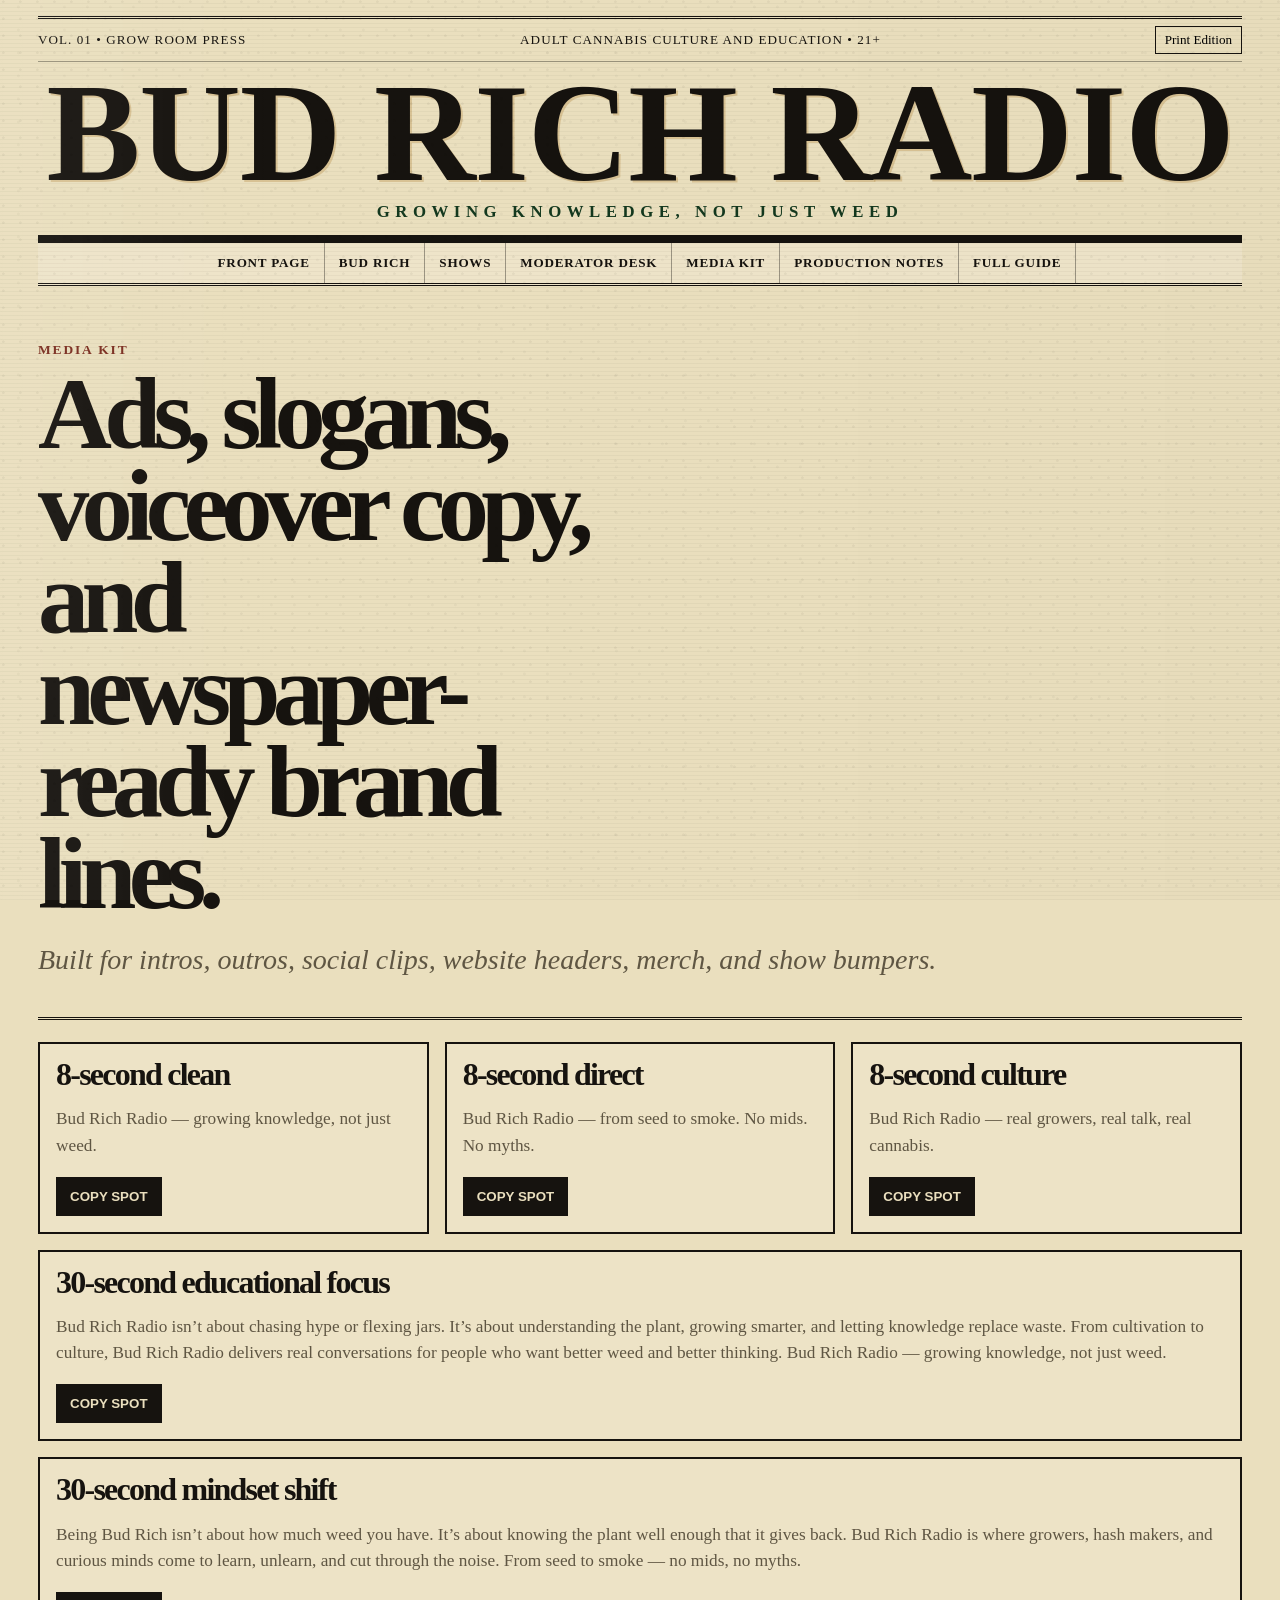
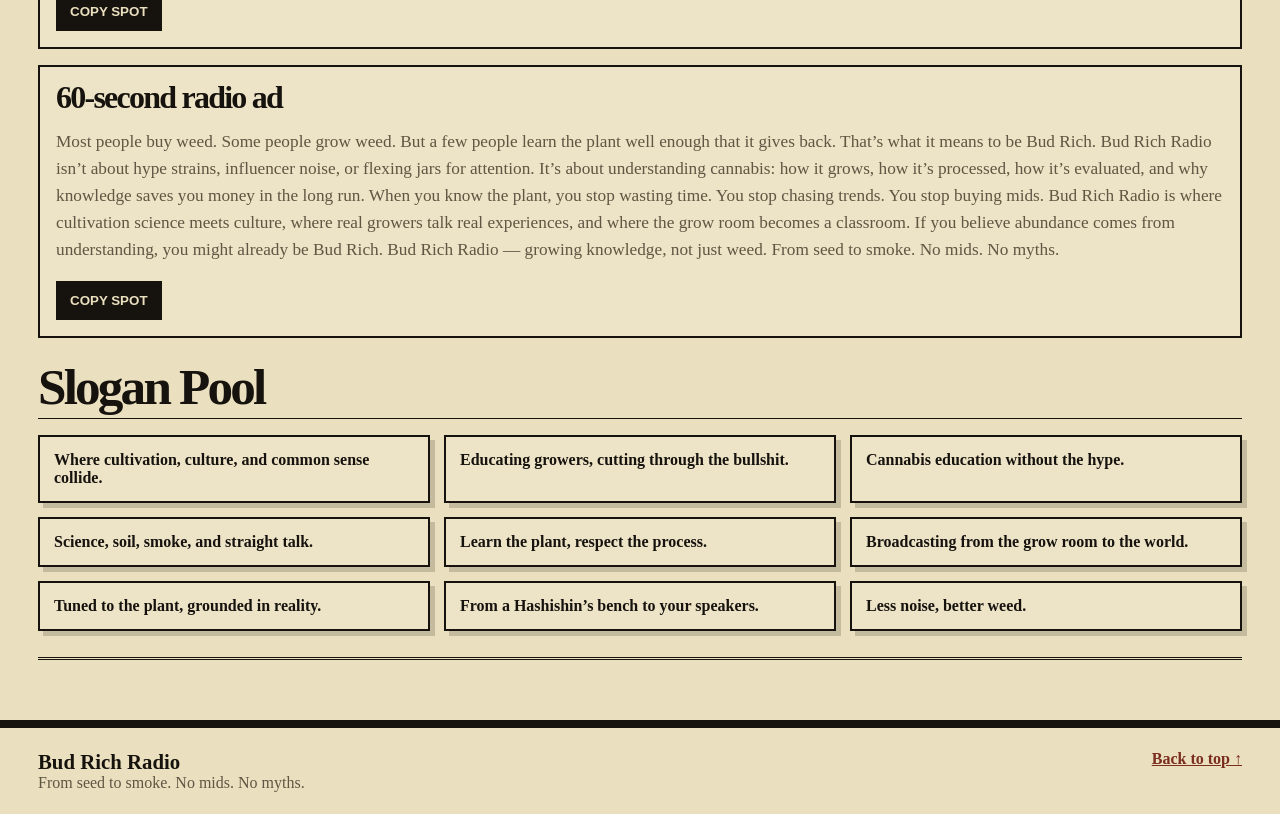
<file: media-kit.html>
<!doctype html><html lang="en"><head><meta charset="utf-8"><meta name="viewport" content="width=device-width, initial-scale=1"><meta name="description" content="Bud Rich Radio spots and slogan bank."><title>Media Kit | Bud Rich Radio</title><link rel="stylesheet" href="styles.css"></head><body class=""><div class="paper-grain" aria-hidden="true"></div><header class="paper-top" id="top">
  <div class="utility-bar"><span>Vol. 01 • Grow Room Press</span><span>Adult cannabis culture and education • 21+</span><button class="print-btn" type="button">Print Edition</button></div>
  <a class="masthead" href="index.html" aria-label="Bud Rich Radio home"><span>Bud Rich Radio</span><small>Growing knowledge, not just weed</small></a>
  <nav class="nav"><a href="index.html">Front Page</a><a href="bud-rich.html">Bud Rich</a><a href="shows.html">Shows</a><a href="moderator.html">Moderator Desk</a><a href="media-kit.html">Media Kit</a><a href="production.html">Production Notes</a><a href="full-guide.html">Full Guide</a></nav>
</header><main>
<section class="section-head"><p class="kicker">Media Kit</p><h1>Ads, slogans, voiceover copy, and newspaper-ready brand lines.</h1><p class="deck">Built for intros, outros, social clips, website headers, merch, and show bumpers.</p></section>
<section class="copy-grid">
  <article class="copy-card"><h2>8-second clean</h2><p>Bud Rich Radio — growing knowledge, not just weed.</p><button data-copy="Bud Rich Radio — growing knowledge, not just weed.">Copy spot</button></article>
  <article class="copy-card"><h2>8-second direct</h2><p>Bud Rich Radio — from seed to smoke. No mids. No myths.</p><button data-copy="Bud Rich Radio — from seed to smoke. No mids. No myths.">Copy spot</button></article>
  <article class="copy-card"><h2>8-second culture</h2><p>Bud Rich Radio — real growers, real talk, real cannabis.</p><button data-copy="Bud Rich Radio — real growers, real talk, real cannabis.">Copy spot</button></article>
  <article class="copy-card wide"><h2>30-second educational focus</h2><p>Bud Rich Radio isn’t about chasing hype or flexing jars. It’s about understanding the plant, growing smarter, and letting knowledge replace waste. From cultivation to culture, Bud Rich Radio delivers real conversations for people who want better weed and better thinking. Bud Rich Radio — growing knowledge, not just weed.</p><button data-copy="Bud Rich Radio isn’t about chasing hype or flexing jars. It’s about understanding the plant, growing smarter, and letting knowledge replace waste. From cultivation to culture, Bud Rich Radio delivers real conversations for people who want better weed and better thinking. Bud Rich Radio — growing knowledge, not just weed.">Copy spot</button></article>
  <article class="copy-card wide"><h2>30-second mindset shift</h2><p>Being Bud Rich isn’t about how much weed you have. It’s about knowing the plant well enough that it gives back. Bud Rich Radio is where growers, hash makers, and curious minds come to learn, unlearn, and cut through the noise. From seed to smoke — no mids, no myths.</p><button data-copy="Being Bud Rich isn’t about how much weed you have. It’s about knowing the plant well enough that it gives back. Bud Rich Radio is where growers, hash makers, and curious minds come to learn, unlearn, and cut through the noise. From seed to smoke — no mids, no myths.">Copy spot</button></article>
  <article class="copy-card wide"><h2>60-second radio ad</h2><p>Most people buy weed. Some people grow weed. But a few people learn the plant well enough that it gives back. That’s what it means to be Bud Rich. Bud Rich Radio isn’t about hype strains, influencer noise, or flexing jars for attention. It’s about understanding cannabis: how it grows, how it’s processed, how it’s evaluated, and why knowledge saves you money in the long run. When you know the plant, you stop wasting time. You stop chasing trends. You stop buying mids. Bud Rich Radio is where cultivation science meets culture, where real growers talk real experiences, and where the grow room becomes a classroom. If you believe abundance comes from understanding, you might already be Bud Rich. Bud Rich Radio — growing knowledge, not just weed. From seed to smoke. No mids. No myths.</p><button data-copy="Most people buy weed. Some people grow weed. But a few people learn the plant well enough that it gives back. That’s what it means to be Bud Rich. Bud Rich Radio isn’t about hype strains, influencer noise, or flexing jars for attention. It’s about understanding cannabis: how it grows, how it’s processed, how it’s evaluated, and why knowledge saves you money in the long run. When you know the plant, you stop wasting time. You stop chasing trends. You stop buying mids. Bud Rich Radio is where cultivation science meets culture, where real growers talk real experiences, and where the grow room becomes a classroom. If you believe abundance comes from understanding, you might already be Bud Rich. Bud Rich Radio — growing knowledge, not just weed. From seed to smoke. No mids. No myths.">Copy spot</button></article>
</section>
<section class="classifieds"><h2>Slogan Pool</h2><div class="classified-grid slogans"><span>Where cultivation, culture, and common sense collide.</span><span>Educating growers, cutting through the bullshit.</span><span>Cannabis education without the hype.</span><span>Science, soil, smoke, and straight talk.</span><span>Learn the plant, respect the process.</span><span>Broadcasting from the grow room to the world.</span><span>Tuned to the plant, grounded in reality.</span><span>From a Hashishin’s bench to your speakers.</span><span>Less noise, better weed.</span></div></section>
</main><footer class="paper-footer"><div><b>Bud Rich Radio</b><span>From seed to smoke. No mids. No myths.</span></div><a href="#top">Back to top ↑</a></footer><script src="script.js"></script></body></html>
</file>
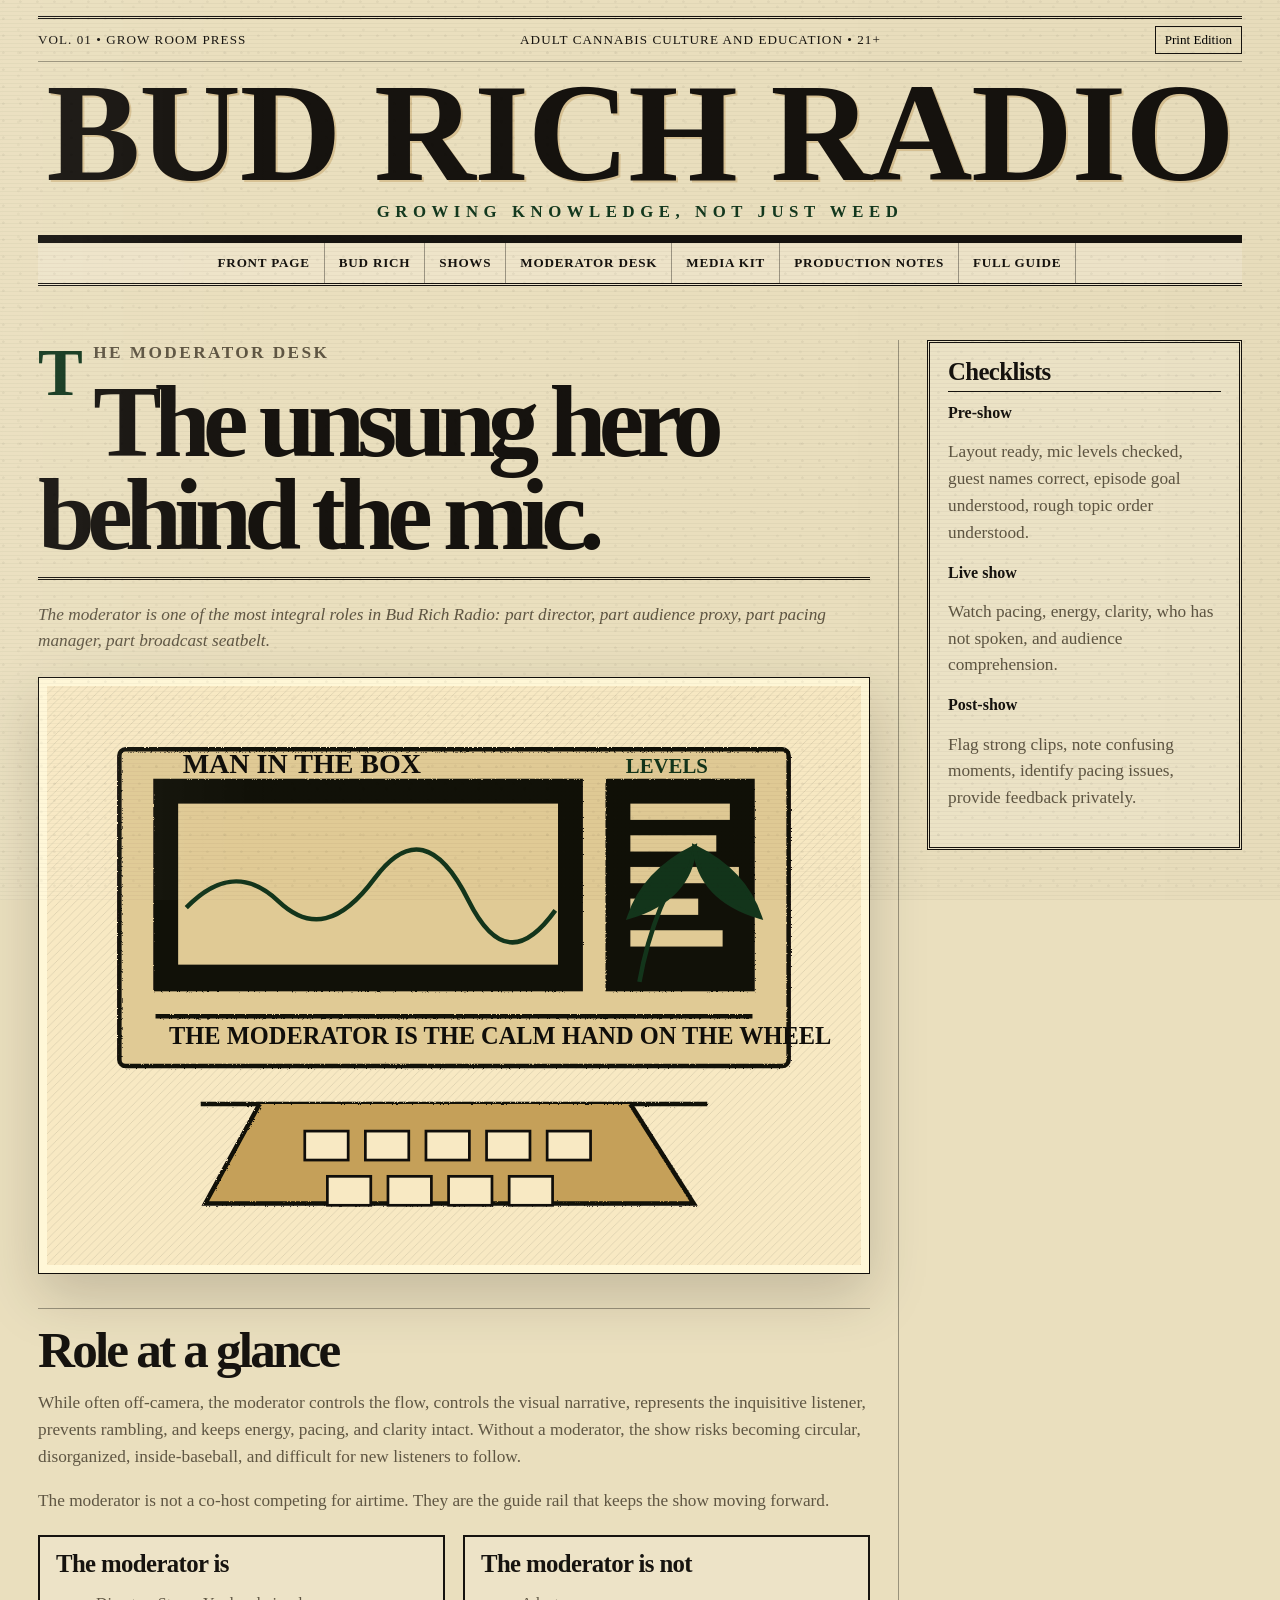
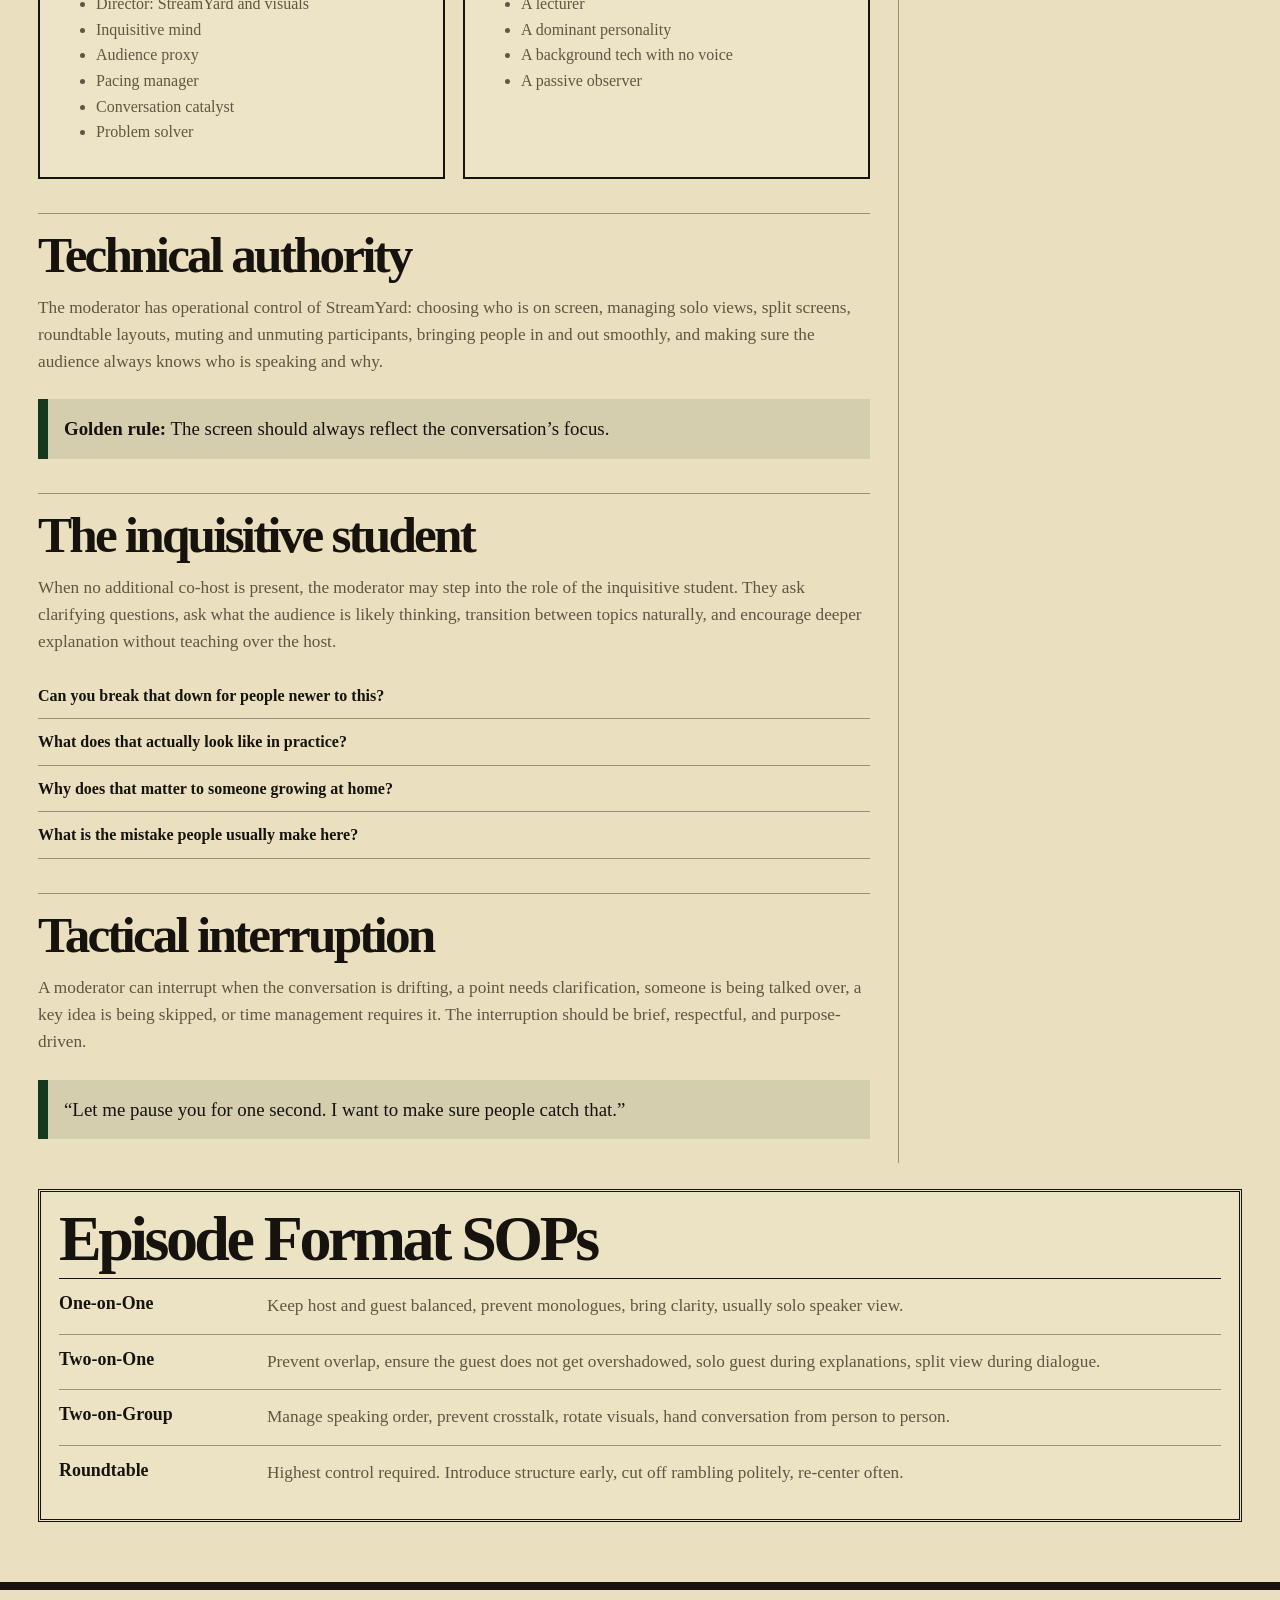
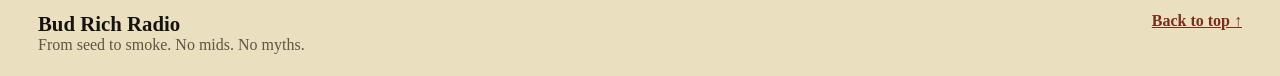
<file: moderator.html>
<!doctype html><html lang="en"><head><meta charset="utf-8"><meta name="viewport" content="width=device-width, initial-scale=1"><meta name="description" content="Bud Rich Radio moderator guidebook."><title>Moderator Desk | Bud Rich Radio</title><link rel="stylesheet" href="styles.css"></head><body class=""><div class="paper-grain" aria-hidden="true"></div><header class="paper-top" id="top">
  <div class="utility-bar"><span>Vol. 01 • Grow Room Press</span><span>Adult cannabis culture and education • 21+</span><button class="print-btn" type="button">Print Edition</button></div>
  <a class="masthead" href="index.html" aria-label="Bud Rich Radio home"><span>Bud Rich Radio</span><small>Growing knowledge, not just weed</small></a>
  <nav class="nav"><a href="index.html">Front Page</a><a href="bud-rich.html">Bud Rich</a><a href="shows.html">Shows</a><a href="moderator.html">Moderator Desk</a><a href="media-kit.html">Media Kit</a><a href="production.html">Production Notes</a><a href="full-guide.html">Full Guide</a></nav>
</header><main>
<section class="article-layout">
  <article class="feature-article">
    <p class="kicker">The Moderator Desk</p><h1>The unsung hero behind the mic.</h1><p class="deck">The moderator is one of the most integral roles in Bud Rich Radio: part director, part audience proxy, part pacing manager, part broadcast seatbelt.</p>
    <img class="article-image" src="assets/moderator-desk.svg" alt="Moderator controls the live broadcast from a production desk">
    <h2>Role at a glance</h2><p>While often off-camera, the moderator controls the flow, controls the visual narrative, represents the inquisitive listener, prevents rambling, and keeps energy, pacing, and clarity intact. Without a moderator, the show risks becoming circular, disorganized, inside-baseball, and difficult for new listeners to follow.</p>
    <p>The moderator is not a co-host competing for airtime. They are the guide rail that keeps the show moving forward.</p>
    <div class="two-list"><div><h3>The moderator is</h3><ul><li>Director: StreamYard and visuals</li><li>Inquisitive mind</li><li>Audience proxy</li><li>Pacing manager</li><li>Conversation catalyst</li><li>Problem solver</li></ul></div><div><h3>The moderator is not</h3><ul><li>A lecturer</li><li>A dominant personality</li><li>A background tech with no voice</li><li>A passive observer</li></ul></div></div>
    <h2>Technical authority</h2><p>The moderator has operational control of StreamYard: choosing who is on screen, managing solo views, split screens, roundtable layouts, muting and unmuting participants, bringing people in and out smoothly, and making sure the audience always knows who is speaking and why.</p>
    <div class="callout"><b>Golden rule:</b> The screen should always reflect the conversation’s focus.</div>
    <h2>The inquisitive student</h2><p>When no additional co-host is present, the moderator may step into the role of the inquisitive student. They ask clarifying questions, ask what the audience is likely thinking, transition between topics naturally, and encourage deeper explanation without teaching over the host.</p>
    <ul class="quote-list"><li>Can you break that down for people newer to this?</li><li>What does that actually look like in practice?</li><li>Why does that matter to someone growing at home?</li><li>What is the mistake people usually make here?</li></ul>
    <h2>Tactical interruption</h2><p>A moderator can interrupt when the conversation is drifting, a point needs clarification, someone is being talked over, a key idea is being skipped, or time management requires it. The interruption should be brief, respectful, and purpose-driven.</p>
    <div class="callout">“Let me pause you for one second. I want to make sure people catch that.”</div>
  </article>
  <aside class="sidebar"><div class="ad-box"><h3>Checklists</h3><b>Pre-show</b><p>Layout ready, mic levels checked, guest names correct, episode goal understood, rough topic order understood.</p><b>Live show</b><p>Watch pacing, energy, clarity, who has not spoken, and audience comprehension.</p><b>Post-show</b><p>Flag strong clips, note confusing moments, identify pacing issues, provide feedback privately.</p></div></aside>
</section>
<section class="format-paper"><h2>Episode Format SOPs</h2><div class="format-row"><b>One-on-One</b><span>Keep host and guest balanced, prevent monologues, bring clarity, usually solo speaker view.</span></div><div class="format-row"><b>Two-on-One</b><span>Prevent overlap, ensure the guest does not get overshadowed, solo guest during explanations, split view during dialogue.</span></div><div class="format-row"><b>Two-on-Group</b><span>Manage speaking order, prevent crosstalk, rotate visuals, hand conversation from person to person.</span></div><div class="format-row"><b>Roundtable</b><span>Highest control required. Introduce structure early, cut off rambling politely, re-center often.</span></div></section>
</main><footer class="paper-footer"><div><b>Bud Rich Radio</b><span>From seed to smoke. No mids. No myths.</span></div><a href="#top">Back to top ↑</a></footer><script src="script.js"></script></body></html>
</file>
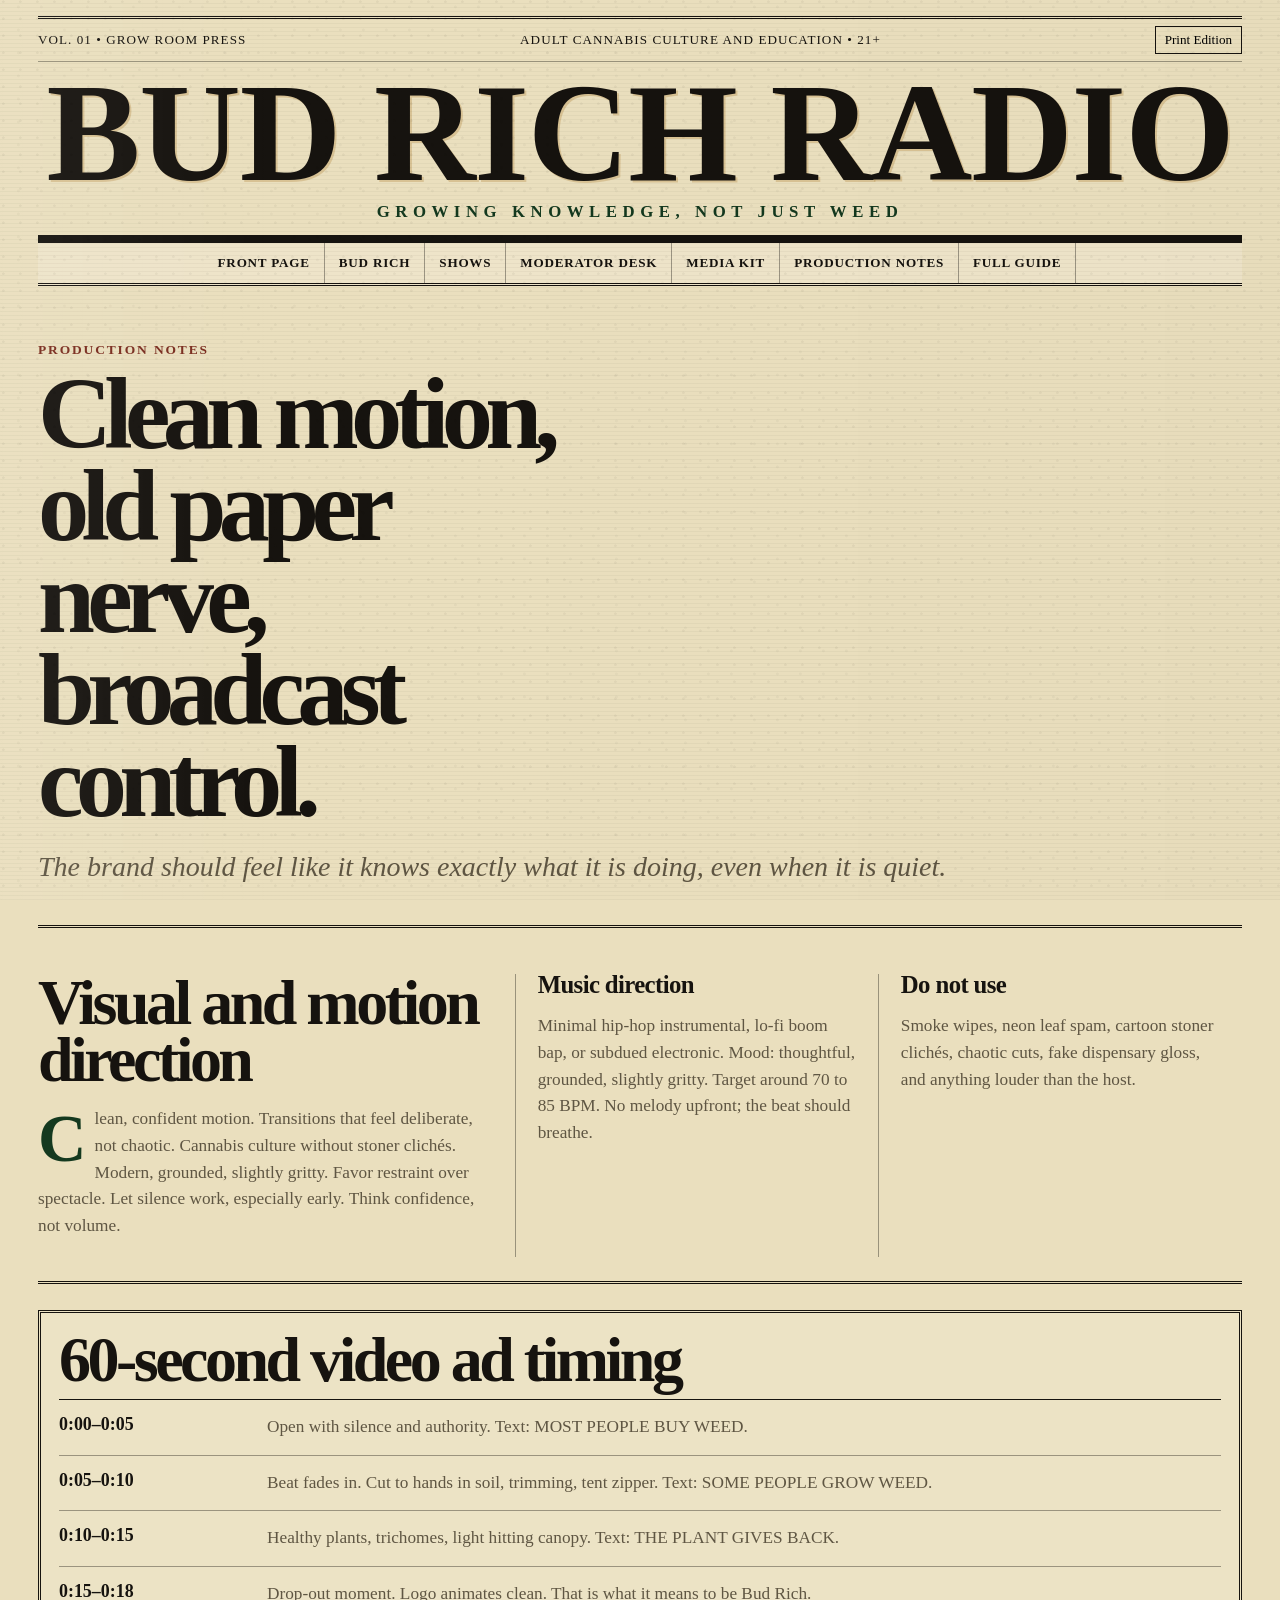
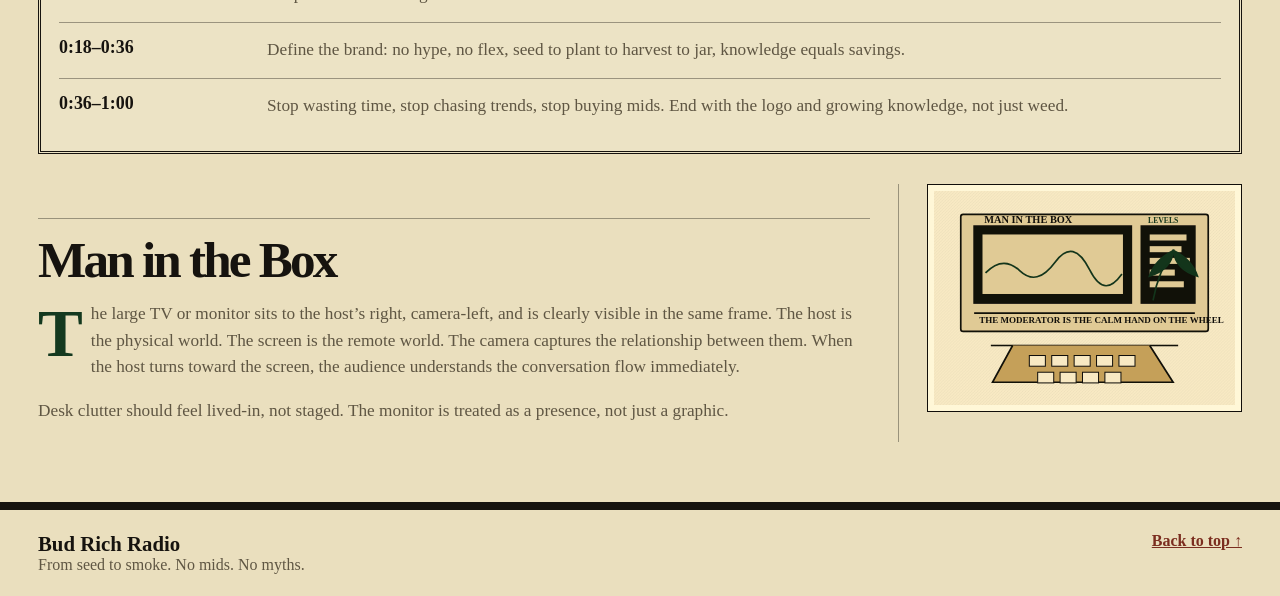
<file: production.html>
<!doctype html><html lang="en"><head><meta charset="utf-8"><meta name="viewport" content="width=device-width, initial-scale=1"><meta name="description" content="Bud Rich Radio visual motion and production notes."><title>Production Notes | Bud Rich Radio</title><link rel="stylesheet" href="styles.css"></head><body class=""><div class="paper-grain" aria-hidden="true"></div><header class="paper-top" id="top">
  <div class="utility-bar"><span>Vol. 01 • Grow Room Press</span><span>Adult cannabis culture and education • 21+</span><button class="print-btn" type="button">Print Edition</button></div>
  <a class="masthead" href="index.html" aria-label="Bud Rich Radio home"><span>Bud Rich Radio</span><small>Growing knowledge, not just weed</small></a>
  <nav class="nav"><a href="index.html">Front Page</a><a href="bud-rich.html">Bud Rich</a><a href="shows.html">Shows</a><a href="moderator.html">Moderator Desk</a><a href="media-kit.html">Media Kit</a><a href="production.html">Production Notes</a><a href="full-guide.html">Full Guide</a></nav>
</header><main>
<section class="section-head"><p class="kicker">Production Notes</p><h1>Clean motion, old paper nerve, broadcast control.</h1><p class="deck">The brand should feel like it knows exactly what it is doing, even when it is quiet.</p></section>
<section class="newspaper-columns">
<article class="column-story big"><h2>Visual and motion direction</h2><p>Clean, confident motion. Transitions that feel deliberate, not chaotic. Cannabis culture without stoner clichés. Modern, grounded, slightly gritty. Favor restraint over spectacle. Let silence work, especially early. Think confidence, not volume.</p></article>
<article class="column-story"><h3>Music direction</h3><p>Minimal hip-hop instrumental, lo-fi boom bap, or subdued electronic. Mood: thoughtful, grounded, slightly gritty. Target around 70 to 85 BPM. No melody upfront; the beat should breathe.</p></article>
<article class="column-story"><h3>Do not use</h3><p>Smoke wipes, neon leaf spam, cartoon stoner clichés, chaotic cuts, fake dispensary gloss, and anything louder than the host.</p></article>
</section>
<section class="format-paper"><h2>60-second video ad timing</h2><div class="format-row"><b>0:00–0:05</b><span>Open with silence and authority. Text: MOST PEOPLE BUY WEED.</span></div><div class="format-row"><b>0:05–0:10</b><span>Beat fades in. Cut to hands in soil, trimming, tent zipper. Text: SOME PEOPLE GROW WEED.</span></div><div class="format-row"><b>0:10–0:15</b><span>Healthy plants, trichomes, light hitting canopy. Text: THE PLANT GIVES BACK.</span></div><div class="format-row"><b>0:15–0:18</b><span>Drop-out moment. Logo animates clean. That is what it means to be Bud Rich.</span></div><div class="format-row"><b>0:18–0:36</b><span>Define the brand: no hype, no flex, seed to plant to harvest to jar, knowledge equals savings.</span></div><div class="format-row"><b>0:36–1:00</b><span>Stop wasting time, stop chasing trends, stop buying mids. End with the logo and growing knowledge, not just weed.</span></div></section>
<section class="article-layout compact"><article class="feature-article"><h2>Man in the Box</h2><p>The large TV or monitor sits to the host’s right, camera-left, and is clearly visible in the same frame. The host is the physical world. The screen is the remote world. The camera captures the relationship between them. When the host turns toward the screen, the audience understands the conversation flow immediately.</p><p>Desk clutter should feel lived-in, not staged. The monitor is treated as a presence, not just a graphic.</p></article><aside class="sidebar"><img class="side-img" src="assets/moderator-desk.svg" alt="Man in the Box production setup illustration"></aside></section>
</main><footer class="paper-footer"><div><b>Bud Rich Radio</b><span>From seed to smoke. No mids. No myths.</span></div><a href="#top">Back to top ↑</a></footer><script src="script.js"></script></body></html>
</file>
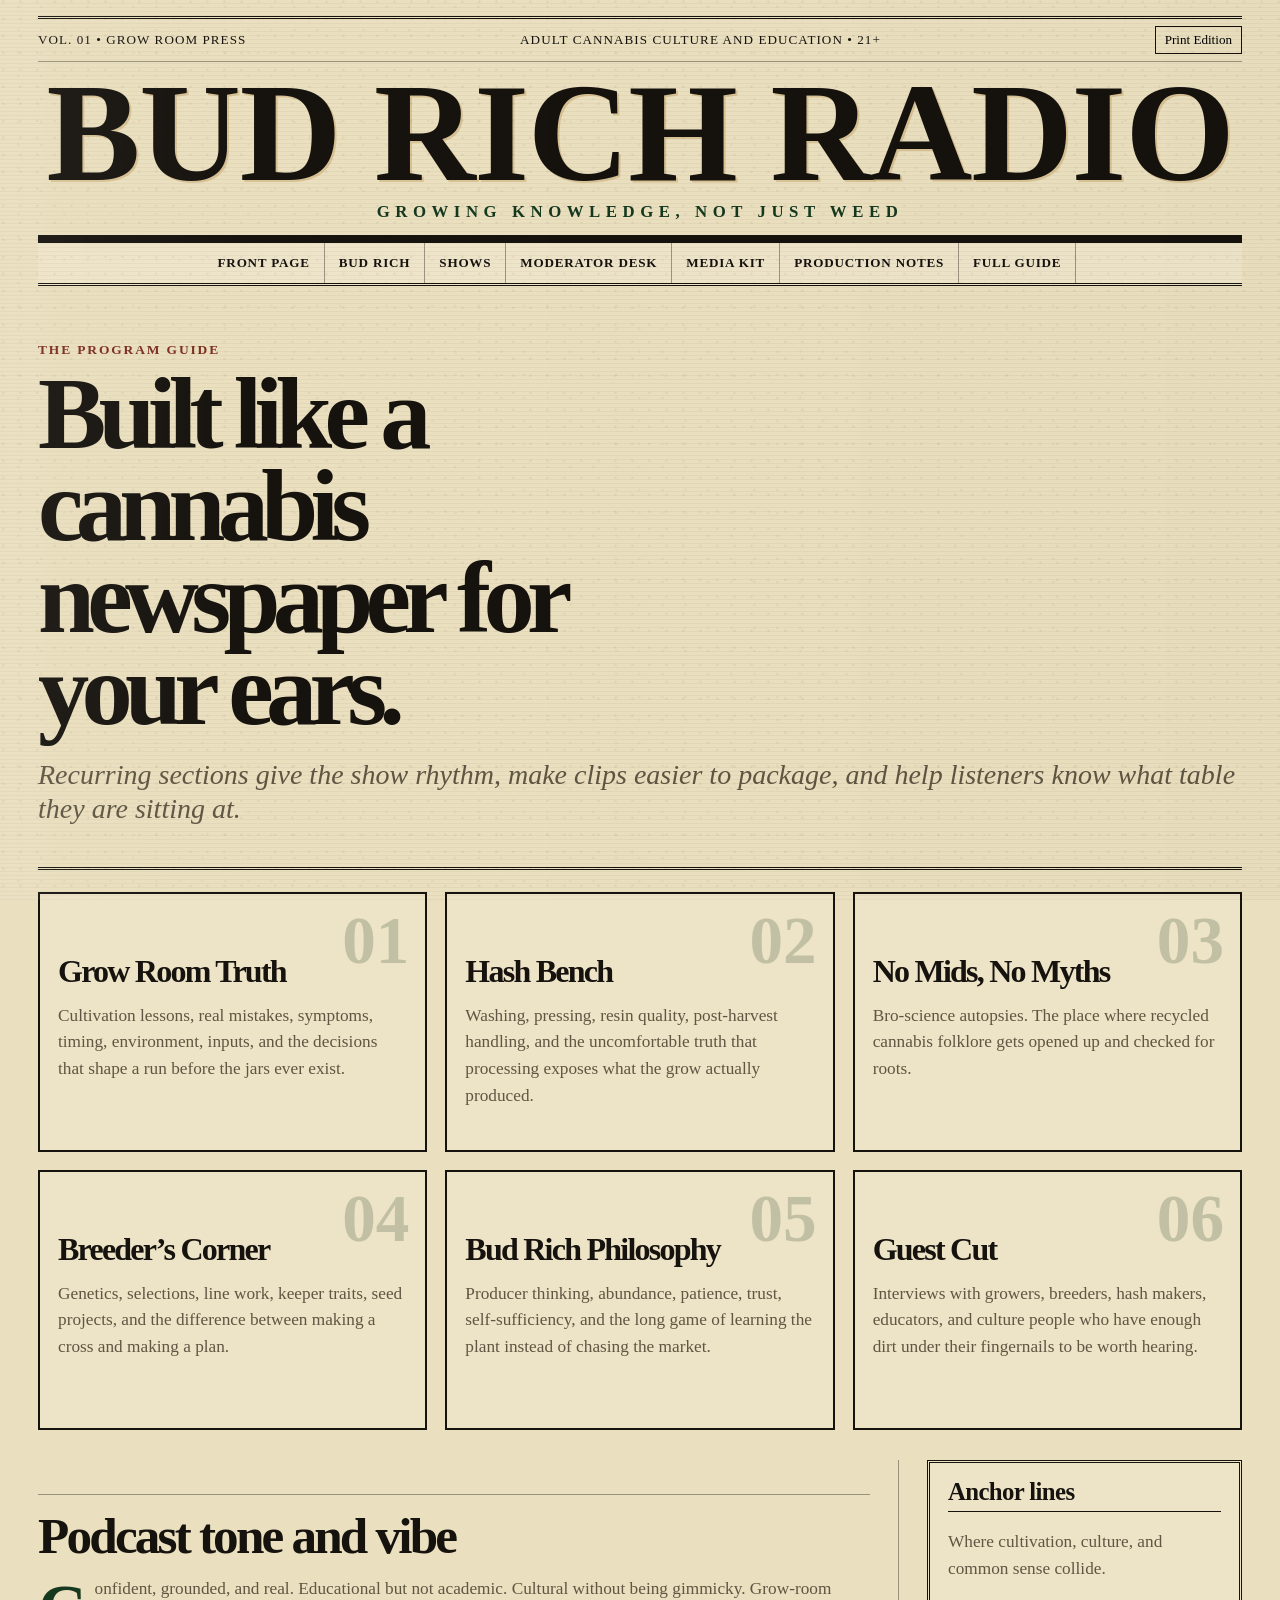
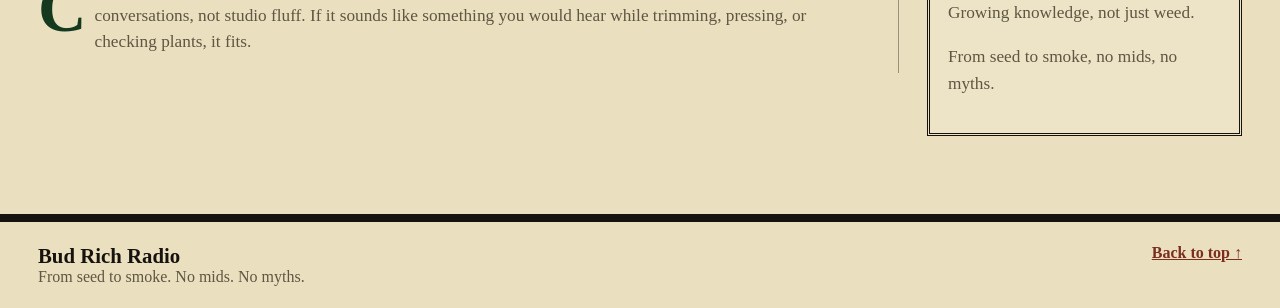
<file: shows.html>
<!doctype html><html lang="en"><head><meta charset="utf-8"><meta name="viewport" content="width=device-width, initial-scale=1"><meta name="description" content="Bud Rich Radio show formats and segments."><title>Shows | Bud Rich Radio</title><link rel="stylesheet" href="styles.css"></head><body class=""><div class="paper-grain" aria-hidden="true"></div><header class="paper-top" id="top">
  <div class="utility-bar"><span>Vol. 01 • Grow Room Press</span><span>Adult cannabis culture and education • 21+</span><button class="print-btn" type="button">Print Edition</button></div>
  <a class="masthead" href="index.html" aria-label="Bud Rich Radio home"><span>Bud Rich Radio</span><small>Growing knowledge, not just weed</small></a>
  <nav class="nav"><a href="index.html">Front Page</a><a href="bud-rich.html">Bud Rich</a><a href="shows.html">Shows</a><a href="moderator.html">Moderator Desk</a><a href="media-kit.html">Media Kit</a><a href="production.html">Production Notes</a><a href="full-guide.html">Full Guide</a></nav>
</header><main>
<section class="section-head"><p class="kicker">The Program Guide</p><h1>Built like a cannabis newspaper for your ears.</h1><p class="deck">Recurring sections give the show rhythm, make clips easier to package, and help listeners know what table they are sitting at.</p></section>
<section class="edition-grid">
  <article><span>01</span><h2>Grow Room Truth</h2><p>Cultivation lessons, real mistakes, symptoms, timing, environment, inputs, and the decisions that shape a run before the jars ever exist.</p></article>
  <article><span>02</span><h2>Hash Bench</h2><p>Washing, pressing, resin quality, post-harvest handling, and the uncomfortable truth that processing exposes what the grow actually produced.</p></article>
  <article><span>03</span><h2>No Mids, No Myths</h2><p>Bro-science autopsies. The place where recycled cannabis folklore gets opened up and checked for roots.</p></article>
  <article><span>04</span><h2>Breeder’s Corner</h2><p>Genetics, selections, line work, keeper traits, seed projects, and the difference between making a cross and making a plan.</p></article>
  <article><span>05</span><h2>Bud Rich Philosophy</h2><p>Producer thinking, abundance, patience, trust, self-sufficiency, and the long game of learning the plant instead of chasing the market.</p></article>
  <article><span>06</span><h2>Guest Cut</h2><p>Interviews with growers, breeders, hash makers, educators, and culture people who have enough dirt under their fingernails to be worth hearing.</p></article>
</section>
<section class="article-layout compact"><article class="feature-article"><h2>Podcast tone and vibe</h2><p>Confident, grounded, and real. Educational but not academic. Cultural without being gimmicky. Grow-room conversations, not studio fluff. If it sounds like something you would hear while trimming, pressing, or checking plants, it fits.</p></article><aside class="sidebar"><div class="ad-box"><h3>Anchor lines</h3><p>Where cultivation, culture, and common sense collide.</p><p>Growing knowledge, not just weed.</p><p>From seed to smoke, no mids, no myths.</p></div></aside></section>
</main><footer class="paper-footer"><div><b>Bud Rich Radio</b><span>From seed to smoke. No mids. No myths.</span></div><a href="#top">Back to top ↑</a></footer><script src="script.js"></script></body></html>
</file>
<file: styles.css>
:root{--ink:#16130f;--paper:#eadfbe;--paper2:#f5ecd2;--green:#14391f;--gold:#a87726;--red:#7b2d1f;--muted:#5f5643;--line:rgba(22,19,15,.38);--shadow:0 22px 55px rgba(22,19,15,.18)}*{box-sizing:border-box}html{scroll-behavior:smooth}body{margin:0;background:var(--paper);color:var(--ink);font-family:Georgia,'Times New Roman',serif}.paper-grain{position:fixed;inset:0;pointer-events:none;z-index:99;opacity:.25;background-image:radial-gradient(circle at 20% 10%,rgba(22,19,15,.18) 0 1px,transparent 1.6px),radial-gradient(circle at 80% 30%,rgba(22,19,15,.12) 0 1px,transparent 1.8px),linear-gradient(90deg,rgba(255,255,255,.22),transparent 22%,rgba(0,0,0,.05));background-size:17px 17px,23px 23px,100% 100%}body:before{content:"";position:fixed;inset:0;pointer-events:none;background:repeating-linear-gradient(0deg,rgba(22,19,15,.035),rgba(22,19,15,.035) 1px,transparent 1px,transparent 4px);z-index:98}.paper-top{max-width:1280px;margin:0 auto;padding:16px clamp(18px,3vw,38px) 0}.utility-bar{border-top:3px double var(--ink);border-bottom:1px solid var(--line);display:flex;gap:16px;justify-content:space-between;align-items:center;padding:7px 0;font-size:.82rem;text-transform:uppercase;letter-spacing:.08em}.print-btn{font:inherit;border:1px solid var(--ink);background:transparent;padding:5px 9px;cursor:pointer}.masthead{display:block;text-align:center;text-decoration:none;color:var(--ink);padding:18px 0 13px;border-bottom:8px solid var(--ink);letter-spacing:-.08em}.masthead span{font-size:clamp(3.6rem,11vw,9.8rem);line-height:.75;font-weight:900;text-transform:uppercase;text-shadow:2px 2px 0 rgba(168,119,38,.28)}.masthead small{display:block;letter-spacing:.33em;text-transform:uppercase;color:var(--green);font-size:clamp(.76rem,1.7vw,1.05rem);margin-top:16px;font-weight:900}.nav{display:flex;justify-content:center;gap:0;flex-wrap:wrap;border-bottom:3px double var(--ink);background:rgba(255,255,255,.16)}.nav a{color:var(--ink);text-decoration:none;text-transform:uppercase;font-weight:900;letter-spacing:.06em;font-size:.82rem;padding:12px 14px;border-right:1px solid var(--line)}.nav a:hover{background:var(--ink);color:var(--paper)}main{max-width:1280px;margin:0 auto;padding:24px clamp(18px,3vw,38px) 60px}.front-page{border-bottom:3px double var(--ink)}.hero-grid{display:grid;grid-template-columns:1.02fr .98fr;gap:28px;align-items:stretch;padding:22px 0 28px}.lead-story{border-right:1px solid var(--line);padding-right:28px}.kicker{font-weight:900;text-transform:uppercase;letter-spacing:.14em;color:var(--red);font-size:.84rem;margin:0 0 10px}h1,h2,h3{margin:0;font-weight:900;line-height:.9}h1{font-size:clamp(3.3rem,8vw,7.8rem);letter-spacing:-.075em}h2{font-size:clamp(2.1rem,5vw,4.6rem);letter-spacing:-.055em}h3{font-size:1.55rem;letter-spacing:-.025em}.deck{font-size:clamp(1.18rem,2.4vw,1.75rem);line-height:1.22;color:var(--muted);font-style:italic;margin:22px 0}.button-row{display:flex;flex-wrap:wrap;gap:12px;margin-top:22px}.button{display:inline-flex;text-decoration:none;border:2px solid var(--ink);padding:11px 15px;font-weight:900;color:var(--ink);text-transform:uppercase;letter-spacing:.04em;box-shadow:4px 4px 0 var(--ink);transition:.15s transform,.15s box-shadow}.button:hover{transform:translate(2px,2px);box-shadow:2px 2px 0 var(--ink)}.button.ink{background:var(--ink);color:var(--paper)}.button.ghost{background:transparent}.hero-art{border:1px solid var(--ink);padding:8px;background:var(--paper2);box-shadow:var(--shadow);transform:rotate(.35deg)}.hero-art img,.article-image,.side-img{width:100%;display:block;filter:sepia(.12) contrast(1.05)}.caption{font-size:.82rem;border-top:1px solid var(--line);padding-top:8px;color:var(--muted);font-style:italic}.ticker{display:flex;overflow:hidden;gap:10px;border-top:1px solid var(--ink);border-bottom:1px solid var(--ink);padding:9px 0;margin:14px 0 28px;white-space:nowrap}.ticker span{font-size:clamp(1rem,2.2vw,1.35rem);font-weight:900;letter-spacing:.08em;animation:newsroll 16s linear infinite}.ticker span:after{content:' ✦';color:var(--gold);padding-left:10px}@keyframes newsroll{from{transform:translateX(0)}to{transform:translateX(-170px)}}.newspaper-columns{display:grid;grid-template-columns:1.4fr 1fr 1fr;gap:22px;padding:24px 0;border-bottom:3px double var(--ink)}.column-story{border-right:1px solid var(--line);padding-right:18px}.column-story:last-child{border-right:0}.column-story p,.feature-article p,.edition-grid p,.copy-card p,.format-row span,.ad-box p{font-size:1.08rem;line-height:1.55;color:var(--muted)}.column-story.big p:first-of-type:first-letter,.feature-article>p:not(.deck):first-of-type:first-letter{font-size:4.2rem;float:left;line-height:.72;margin:9px 8px 0 0;font-weight:900;color:var(--green)}.classifieds{padding:26px 0;border-bottom:3px double var(--ink)}.classifieds h2{font-size:clamp(2rem,4vw,3.6rem);border-bottom:1px solid var(--ink);padding-bottom:8px;margin-bottom:16px}.classified-grid{display:grid;grid-template-columns:repeat(4,1fr);gap:14px}.classified-grid a,.classified-grid span{color:var(--ink);text-decoration:none;border:2px solid var(--ink);padding:14px;background:rgba(255,255,255,.12);min-height:132px;display:block;box-shadow:5px 5px 0 rgba(22,19,15,.18)}.classified-grid b{display:block;font-size:1.35rem;margin-bottom:6px}.classified-grid a:hover{background:var(--ink);color:var(--paper)}.quote-strip{display:flex;justify-content:space-between;gap:24px;align-items:center;border:5px solid var(--ink);padding:20px;margin-top:24px;background:rgba(168,119,38,.09)}.quote-strip blockquote{margin:0;font-size:clamp(1.4rem,3vw,2.5rem);font-weight:900;line-height:1}.quote-strip a{color:var(--red);font-weight:900}.article-layout{display:grid;grid-template-columns:minmax(0,1fr) 315px;gap:28px;padding-top:30px}.article-layout.compact{align-items:start}.feature-article{border-right:1px solid var(--line);padding-right:28px}.feature-article h1{border-bottom:3px double var(--ink);padding-bottom:16px;margin-bottom:14px}.feature-article h2{font-size:clamp(2rem,4vw,3.7rem);margin:34px 0 10px;border-top:1px solid var(--line);padding-top:18px}.article-image{border:1px solid var(--ink);background:var(--paper2);padding:8px;margin:22px 0;box-shadow:var(--shadow)}.sidebar{position:relative}.ad-box{border:3px double var(--ink);padding:18px;margin-bottom:18px;background:rgba(255,255,255,.14)}.ad-box h3{border-bottom:1px solid var(--ink);padding-bottom:8px;margin-bottom:12px}.stamp-box{aspect-ratio:1;display:grid;place-items:center;text-align:center;border-radius:50%;font-size:1.4rem;font-weight:900;color:var(--gold);transform:rotate(-6deg);letter-spacing:.07em}.two-list{display:grid;grid-template-columns:1fr 1fr;gap:18px;margin:20px 0}.two-list>div{border:2px solid var(--ink);padding:16px;background:rgba(255,255,255,.13)}ul{color:var(--muted);line-height:1.6}.callout{border-left:10px solid var(--green);padding:16px;margin:24px 0;background:rgba(20,57,31,.1);font-size:1.18rem;line-height:1.45}.quote-list{list-style:none;padding:0}.quote-list li{border-bottom:1px solid var(--line);padding:10px 0;font-weight:900;color:var(--ink)}.format-paper{margin-top:26px;border:3px double var(--ink);padding:18px;background:rgba(255,255,255,.11)}.format-paper h2{border-bottom:1px solid var(--ink);padding-bottom:10px;margin-bottom:0}.format-row{display:grid;grid-template-columns:190px 1fr;border-bottom:1px solid var(--line);gap:18px;padding:14px 0}.format-row:last-child{border-bottom:0}.format-row b{font-size:1.12rem}.section-head{padding:32px 0 18px;border-bottom:3px double var(--ink);margin-bottom:22px}.section-head h1{max-width:11ch}.edition-grid{display:grid;grid-template-columns:repeat(3,1fr);gap:18px}.edition-grid article{border:2px solid var(--ink);padding:18px;min-height:260px;background:rgba(255,255,255,.12);position:relative}.edition-grid span{font-size:4.2rem;font-weight:900;color:rgba(20,57,31,.2);position:absolute;right:16px;top:8px}.edition-grid h2{font-size:2rem;margin:45px 0 10px}.copy-grid{display:grid;grid-template-columns:repeat(3,1fr);gap:16px}.copy-card{border:2px solid var(--ink);padding:16px;background:rgba(255,255,255,.12)}.copy-card.wide{grid-column:span 3}.copy-card h2{font-size:2rem;margin-bottom:10px}.copy-card button,.archive-tools button{border:2px solid var(--ink);background:var(--ink);color:var(--paper);padding:10px 12px;font-weight:900;cursor:pointer;text-transform:uppercase}.slogans{grid-template-columns:repeat(3,1fr)}.slogans span{min-height:auto;font-weight:900}.archive-tools{display:flex;gap:10px;margin:22px 0}.archive-tools input{flex:1;border:2px solid var(--ink);background:rgba(255,255,255,.2);padding:13px;font:1rem Georgia,serif;color:var(--ink)}.full-archive{border:3px double var(--ink);background:rgba(255,255,255,.18);padding:18px}.full-archive pre{white-space:pre-wrap;word-break:break-word;line-height:1.5;font-size:.98rem;color:#2a241b}.paper-footer{max-width:1280px;margin:0 auto;padding:22px clamp(18px,3vw,38px);border-top:8px solid var(--ink);display:flex;justify-content:space-between;gap:20px}.paper-footer b{display:block;font-size:1.3rem}.paper-footer span{color:var(--muted)}.paper-footer a{color:var(--red);font-weight:900}.side-img{border:1px solid var(--ink);background:var(--paper2);padding:6px}@media print{.nav,.print-btn,.button-row,.paper-grain,body:before,.archive-tools,.button,.copy-card button{display:none!important}body{background:white;color:black}.paper-top,main,.paper-footer{max-width:none}.masthead{border-bottom:4px solid #000}.feature-article,.lead-story,.column-story{border-color:#000}.article-layout,.hero-grid,.newspaper-columns,.edition-grid,.copy-grid{display:block}.sidebar{display:none}.paper-footer{border-top:4px solid #000}}@media(max-width:960px){.hero-grid,.article-layout,.newspaper-columns{grid-template-columns:1fr}.lead-story,.feature-article,.column-story{border-right:0;padding-right:0}.classified-grid,.edition-grid,.copy-grid,.slogans{grid-template-columns:1fr 1fr}.copy-card.wide{grid-column:span 2}.nav{justify-content:flex-start}.article-layout{gap:12px}}@media(max-width:640px){.utility-bar{display:block}.masthead span{font-size:3.2rem;letter-spacing:-.08em}.classified-grid,.edition-grid,.copy-grid,.slogans,.two-list{grid-template-columns:1fr}.copy-card.wide{grid-column:span 1}.format-row{grid-template-columns:1fr}.quote-strip{display:block}.paper-footer{display:block}.nav a{font-size:.76rem;padding:10px 8px}}
</file>
